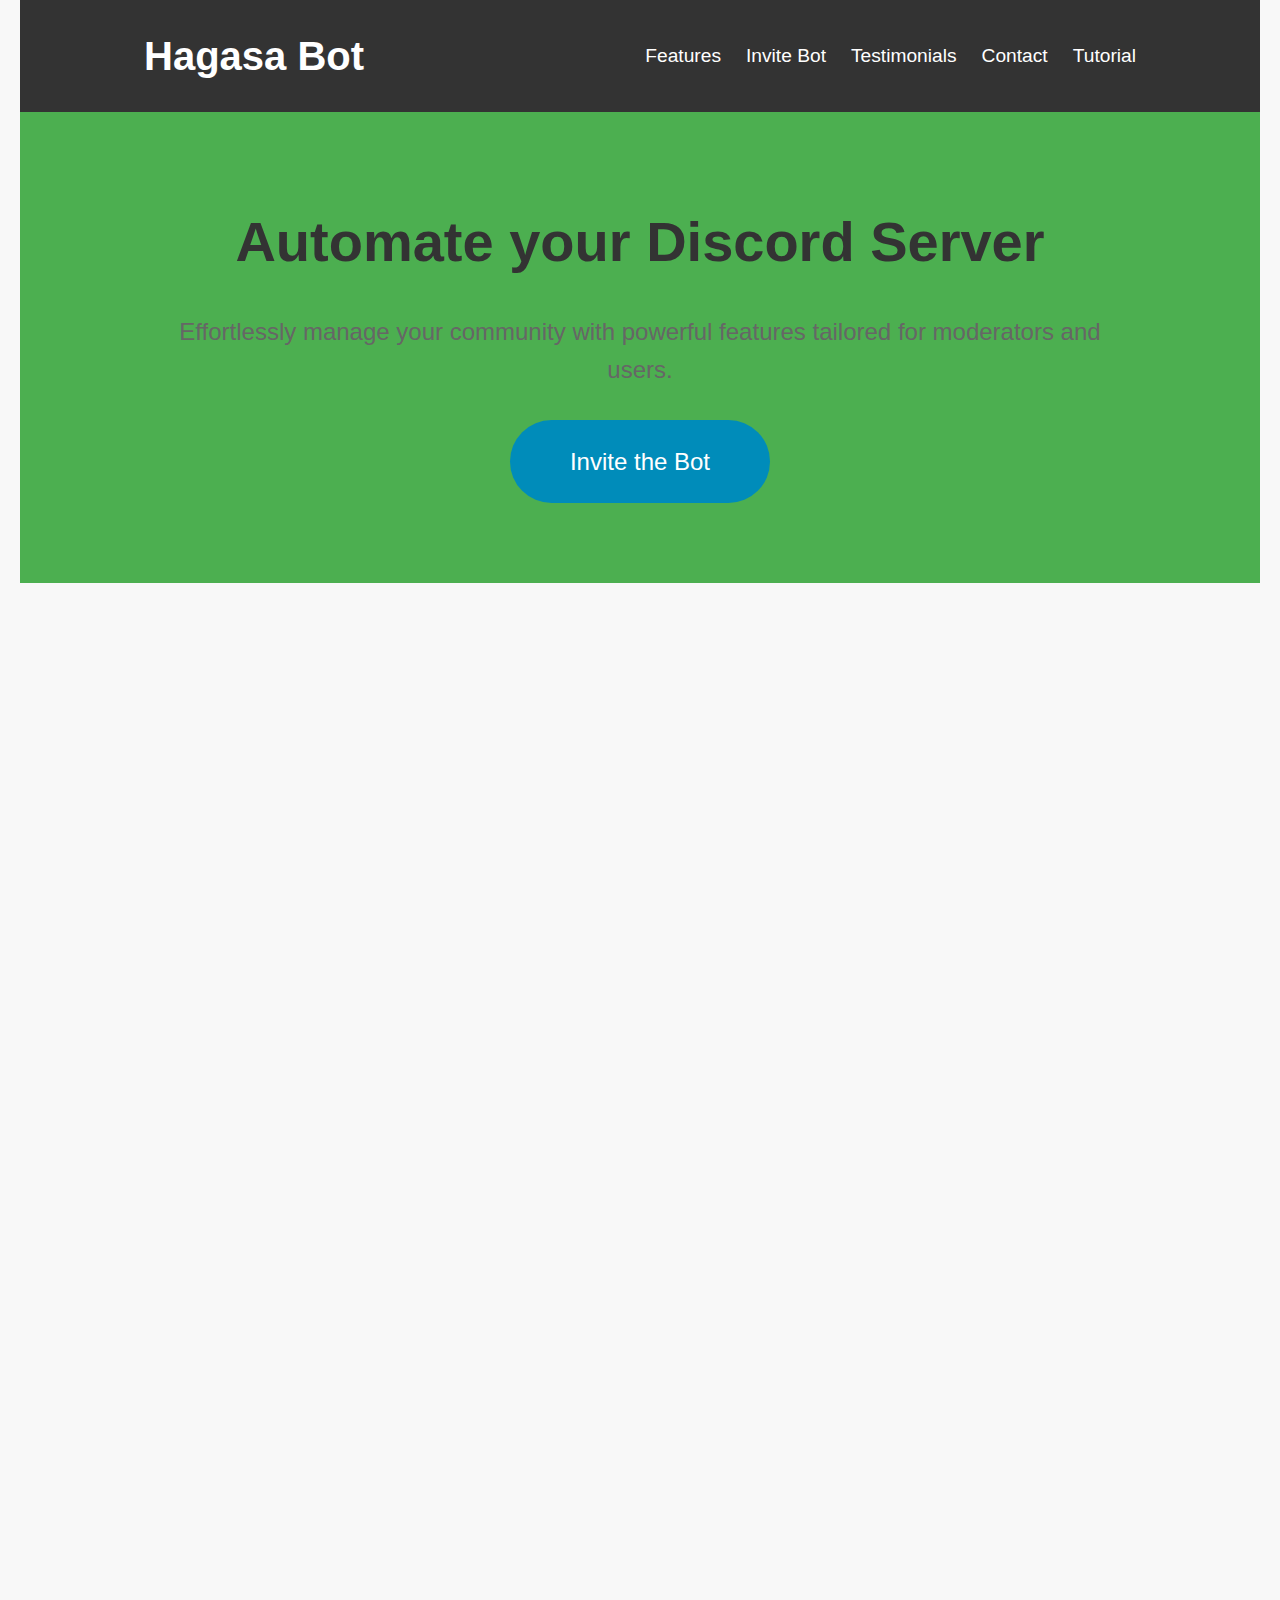
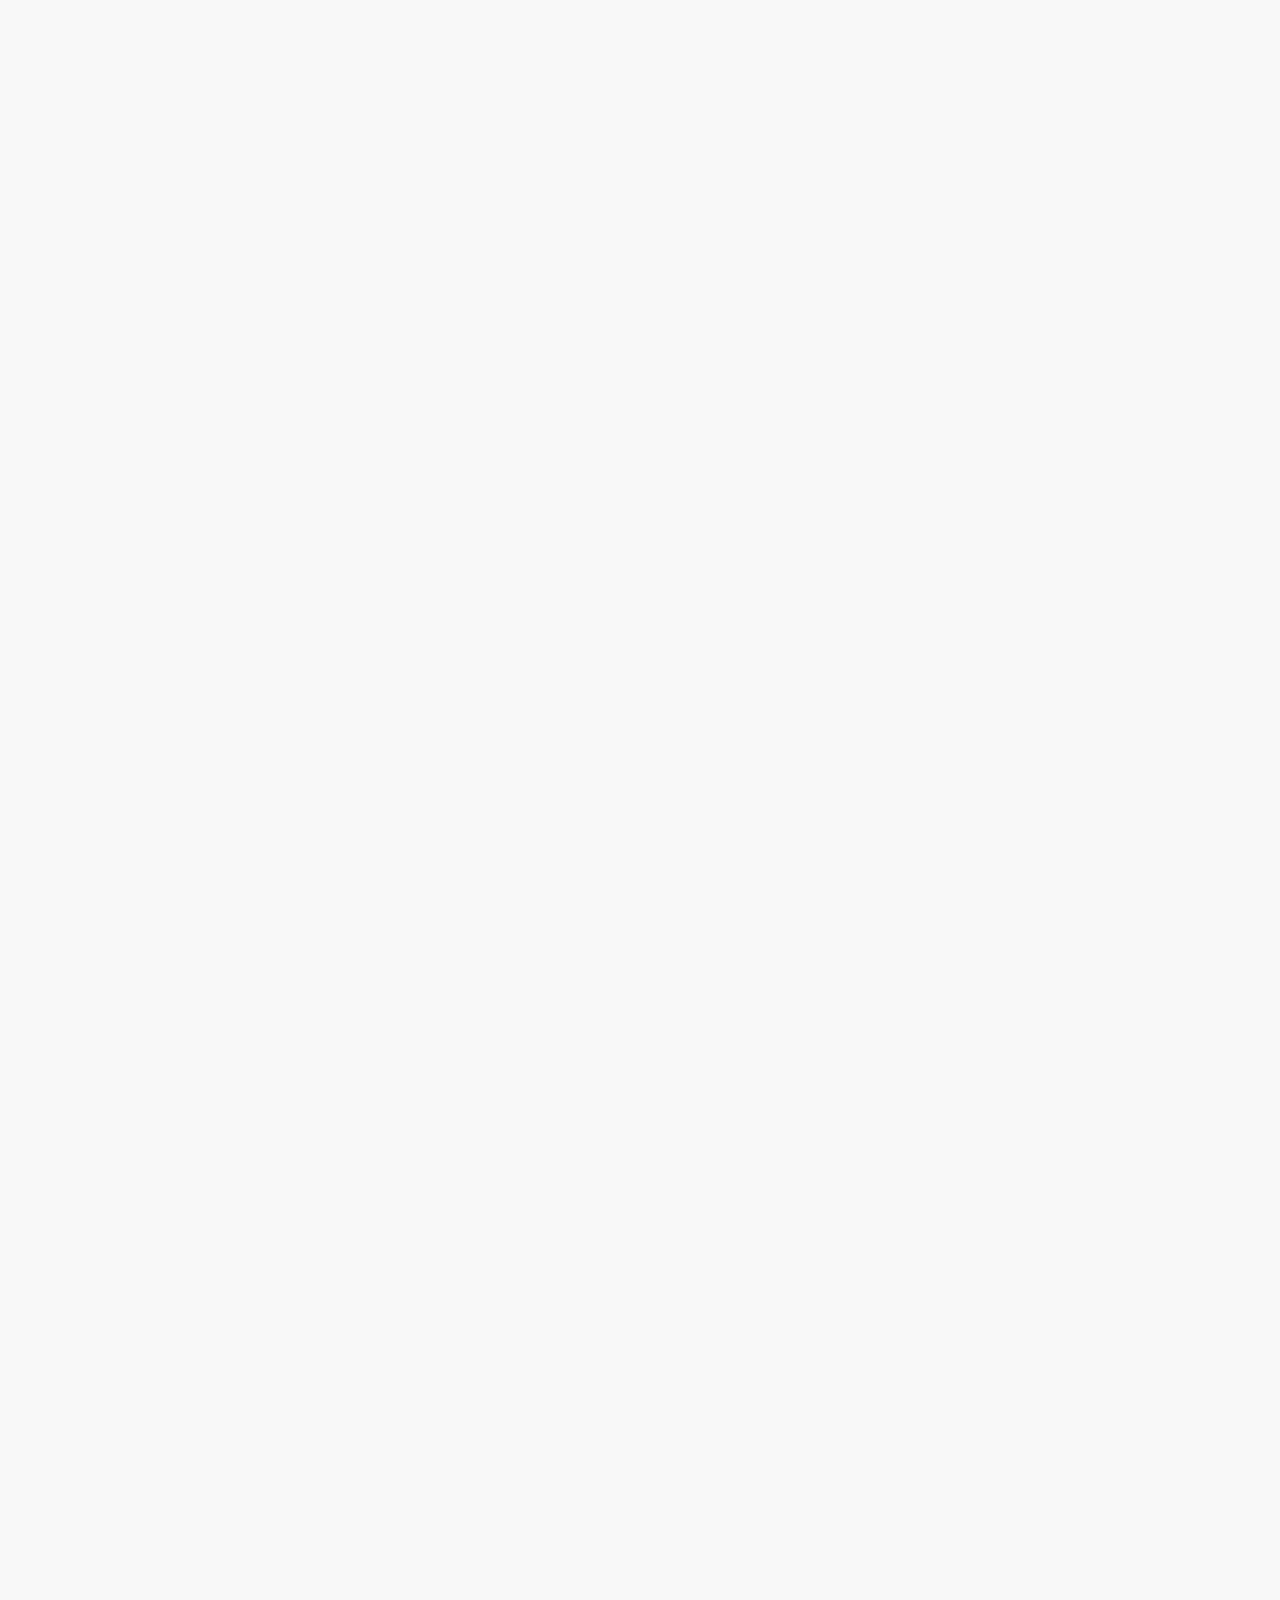
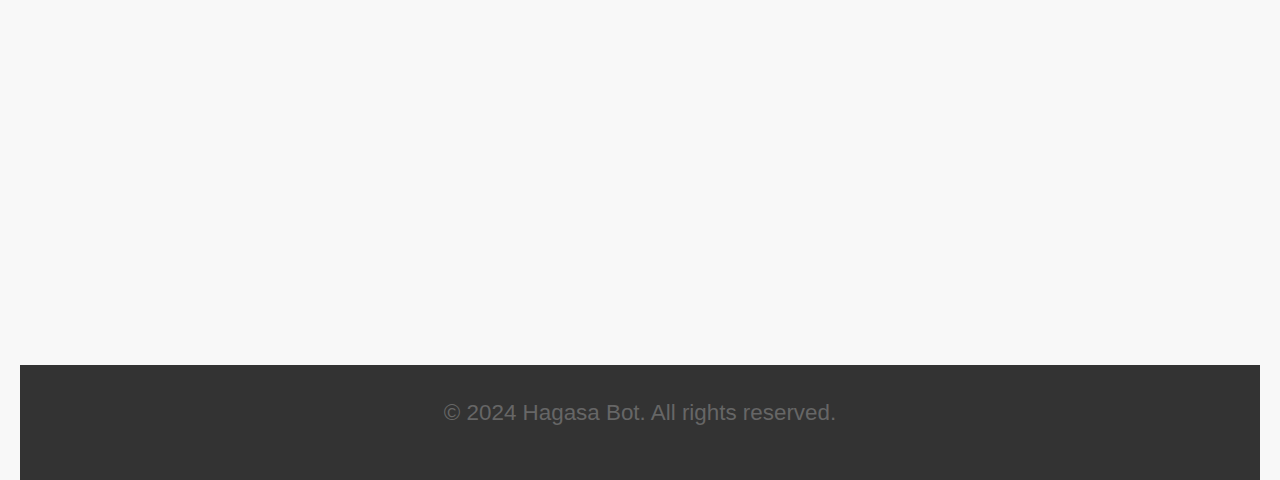
<file: Index.html>
<!DOCTYPE html>
<html lang="en">
<head>
    <meta charset="UTF-8">
    <meta name="viewport" content="width=device-width, initial-scale=1.0">
    <title>Hagasa Bot</title>
    <link rel="stylesheet" href="style.css">
</head>
<body>
    <!-- Navigation Bar -->
    <nav>
        <div class="container">
            <h1>Hagasa Bot</h1>
            <ul>
                <li><a href="#features">Features</a></li>
                <li><a href="#invite">Invite Bot</a></li>
                <li><a href="#testimonials">Testimonials</a></li>
                <li><a href="#contact">Contact</a></li>
                <li><a href="tutorial-join-server.html">Tutorial</a></li>
            </ul>
        </div>
    </nav>

    <!-- Header Section -->
    <header>
        <div class="container">
            <h2>Automate your Discord Server</h2>
            <p>Effortlessly manage your community with powerful features tailored for moderators and users.</p>
            <a href="#invite" class="btn-primary">Invite the Bot</a>
        </div>
    </header>

    <!-- Features Section -->
    <section id="features" class="section">
        <div class="container">
            <h2>Key Features</h2>
            <div class="feature-grid">
                <div class="feature">
                    <h3>Receipt Verification</h3>
                    <p>Automate the verification process by allowing users to submit membership receipts directly in Discord.</p>
                </div>
                <div class="feature">
                    <h3>Expiration Reminders</h3>
                    <p>Automatically notify users when their receipt expiration date approaches.</p>
                </div>
                <div class="feature">
                    <h3>Log Channel Updates</h3>
                    <p>All actions are logged in a dedicated channel, keeping your moderation organized and efficient.</p>
                </div>
                <div class="feature">
                    <h3>Status Commands</h3>
                    <p>Quickly check pending and expired receipts with a single command for seamless management.</p>
                </div>
            </div>
        </div>
    </section>

    <!-- Invite Section -->
    <section id="invite" class="section">
        <div class="container">
            <h2>Invite the Bot</h2>
            <p>Click below to add the bot to your Discord server and experience all these features firsthand!</p>
            <!-- Replace 'YOUR_BOT_INVITE_URL' with your actual bot invite URL -->
            <a href="YOUR_BOT_INVITE_URL" class="btn-primary" target="_blank">Invite to Server</a>
            <p>Click below to learn how to join the server, link your YouTube membership, and receive your exclusive member role!</p>
            <a href="tutorial-join-server.html" class="btn-primary">Learn How to Join</a>
        </div>
    </section>

    <!-- Testimonials Section -->
    <section id="testimonials" class="section">
        <div class="container">
            <h2>What Users Are Saying</h2>
            <div class="testimonial-grid">
                <div class="testimonial">
                    <p>"The bot has streamlined our server moderation like never before. A must-have for any active community!"</p>
                    <h4>- Server Admin</h4>
                </div>
                <div class="testimonial">
                    <p>"Automated receipt verification has saved us hours each week. Highly recommend it!"</p>
                    <h4>- Community Manager</h4>
                </div>
            </div>
        </div>
    </section>

    <!-- Contact Section -->
    <section id="contact" class="section">
    <div class="container">
        <h2>Contact Us</h2>
        <p>If you have questions or need support, reach out to us through the links below.</p>
        <div class="contact-options">
            <a href="https://discord.gg/8cMDEfWa8M" class="btn-primary">Join Support Server</a>
            <a href="mailto:support@example.com" class="btn-secondary">Email Support</a>
        </div>
    </div>
</section>

    <!-- Footer -->
    <footer>
        <p>&copy; 2024 Hagasa Bot. All rights reserved.</p>
    </footer>
</body>
</html>
</file>
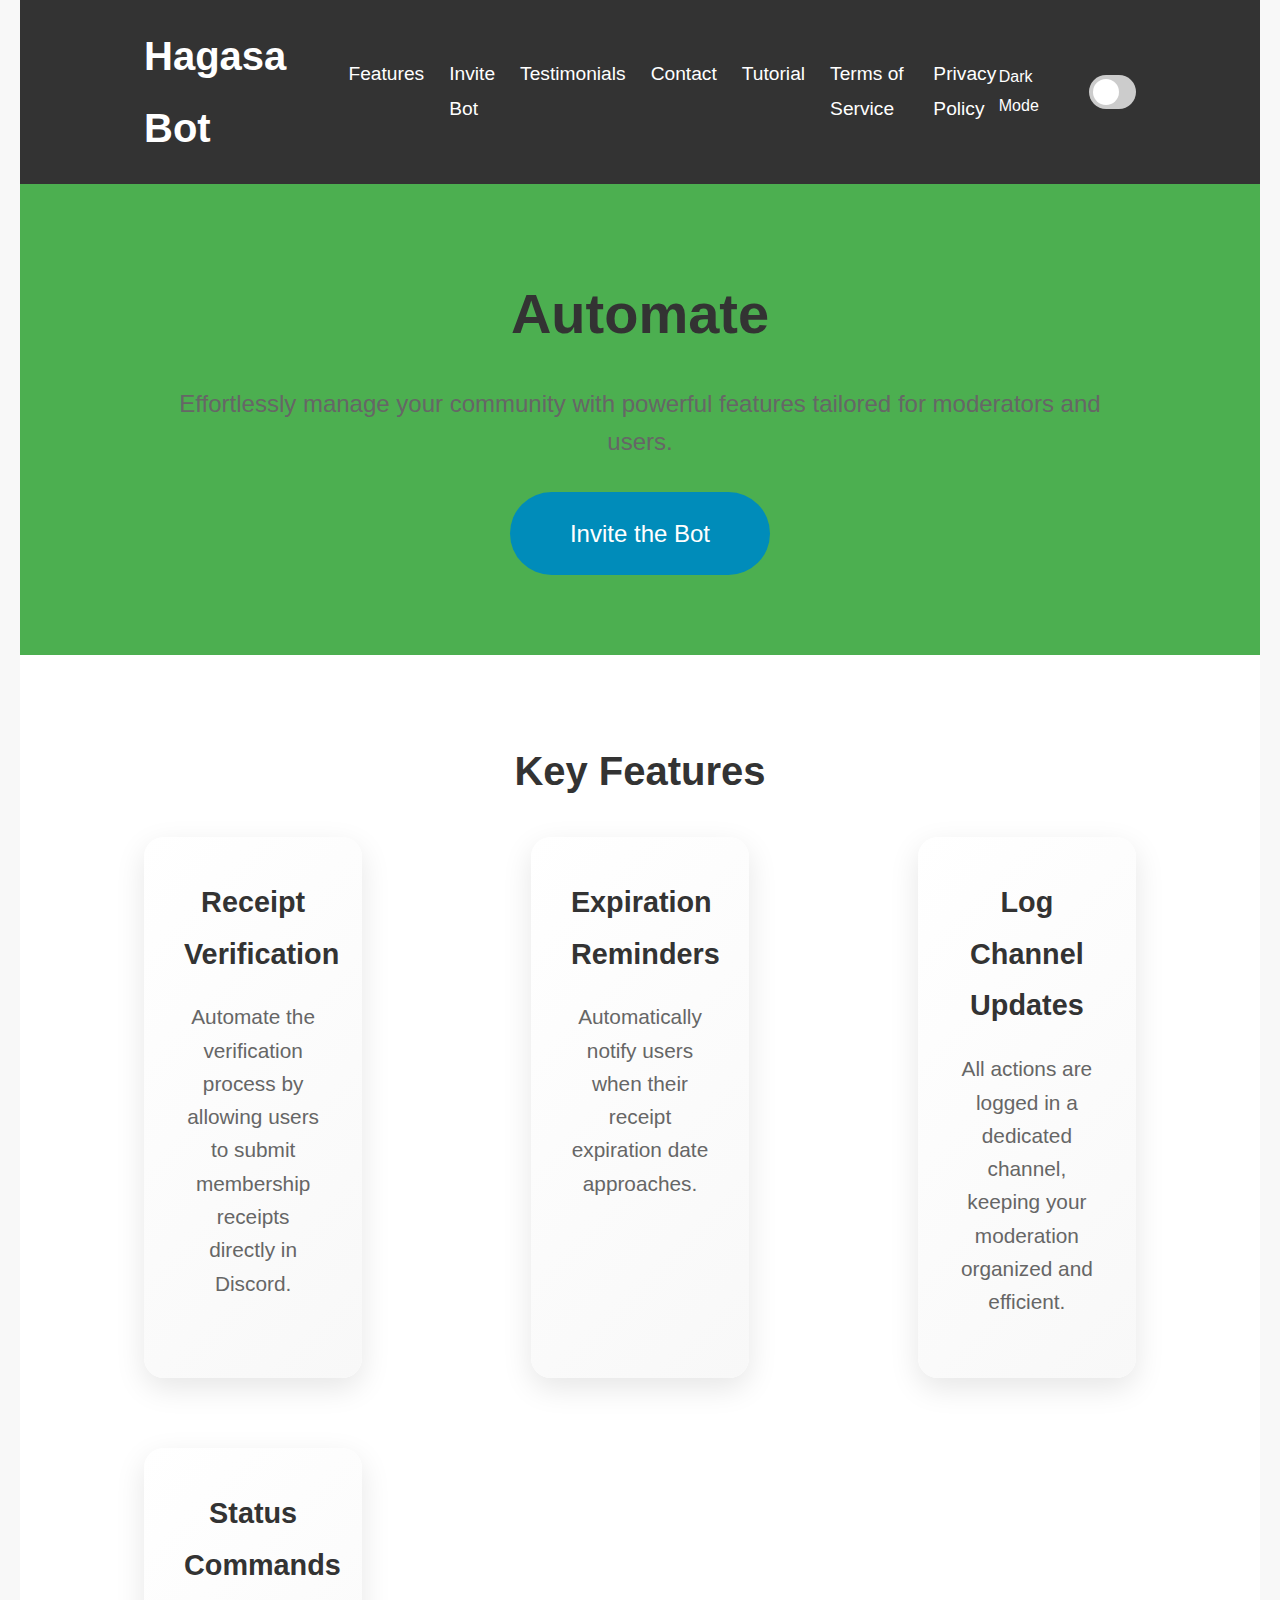
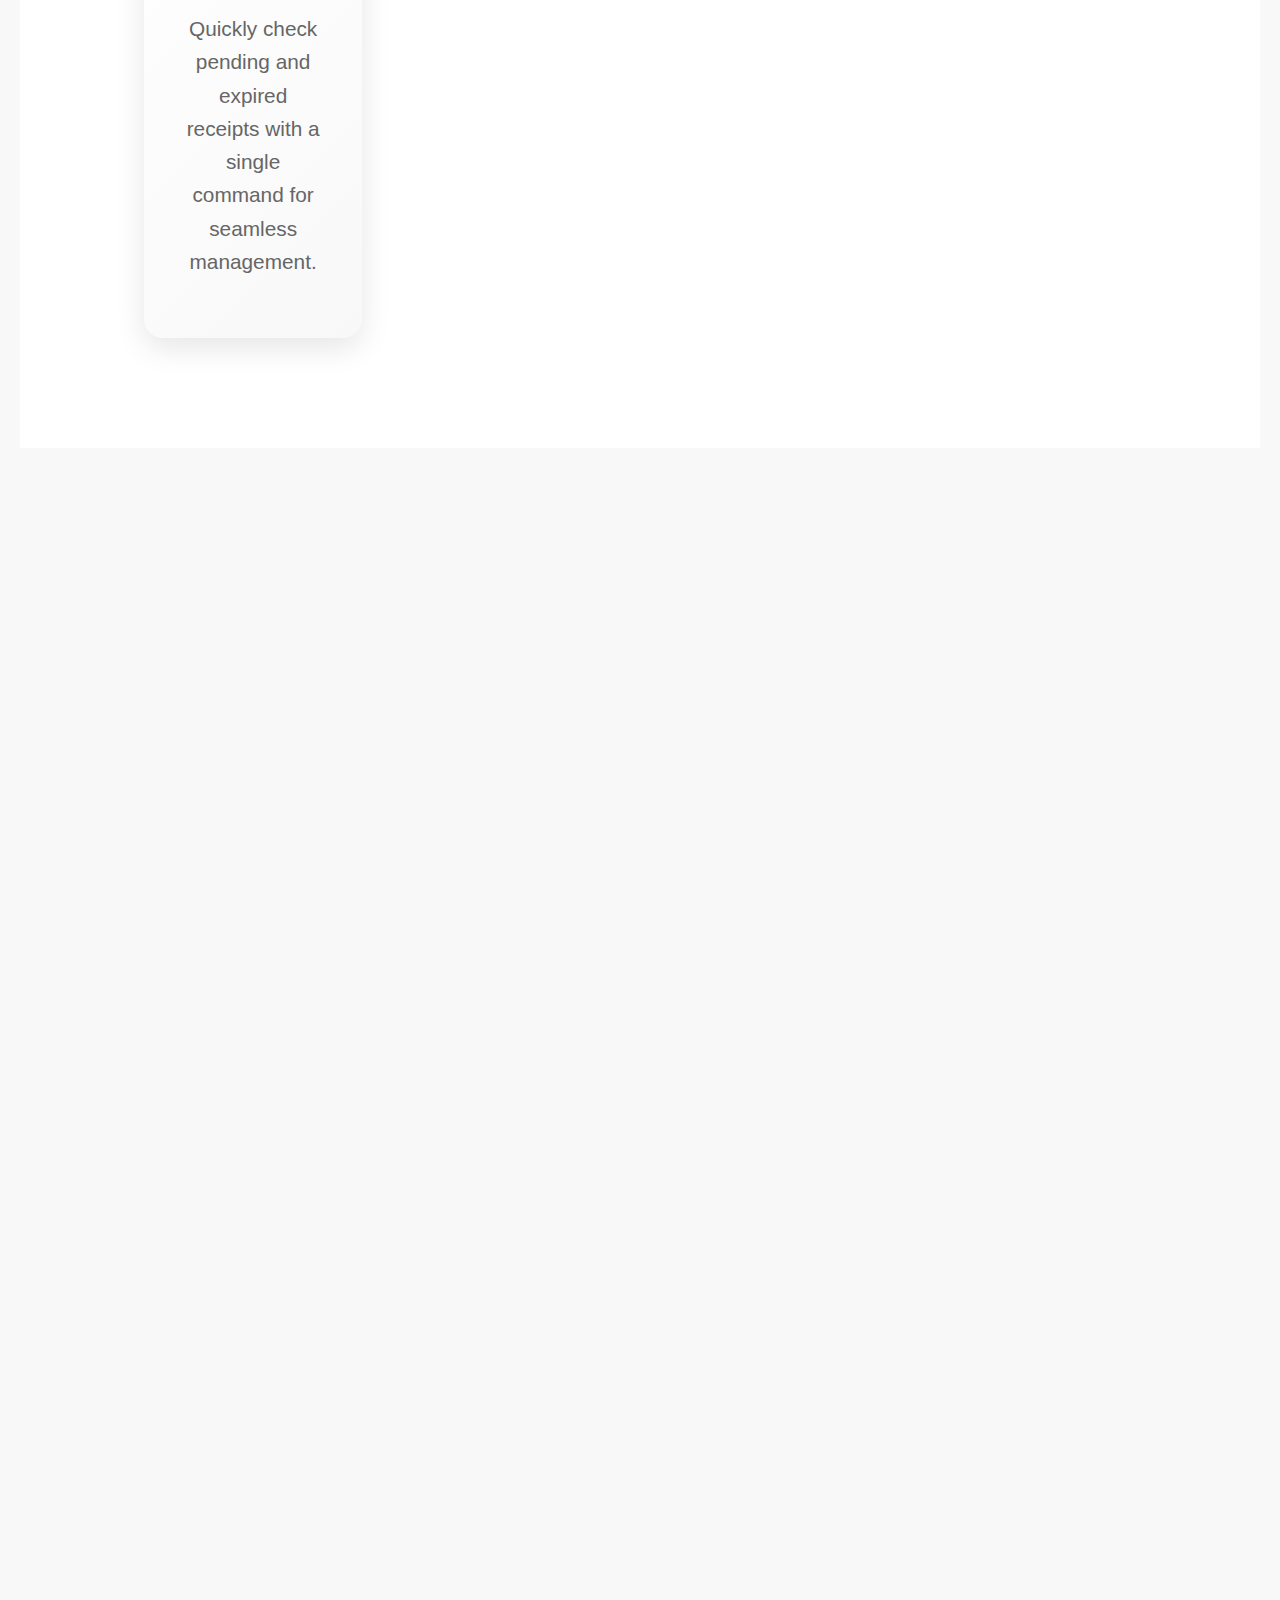
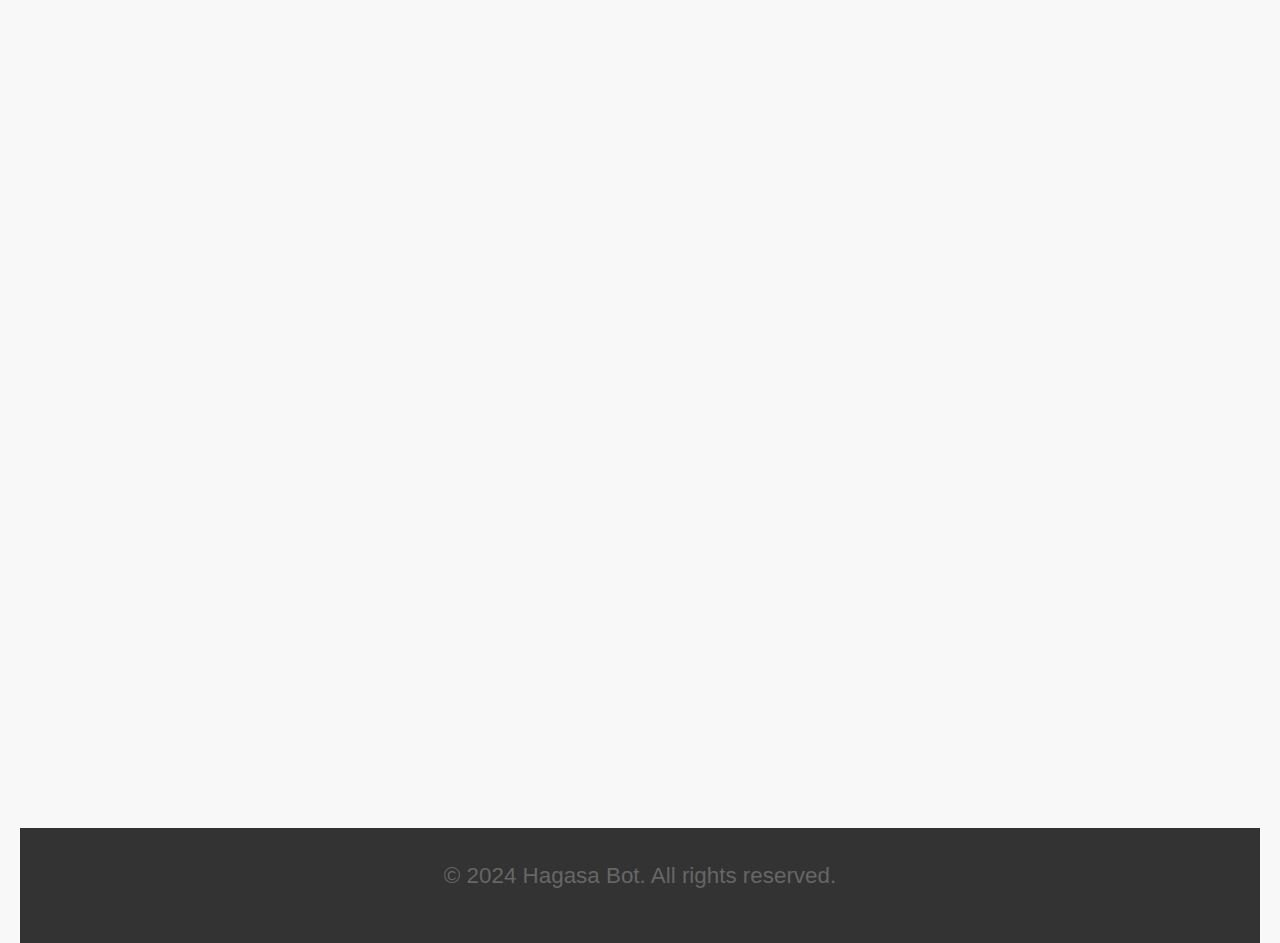
<file: index.html>
<!DOCTYPE html>
<html lang="en">
<head>
    <meta charset="UTF-8">
    <meta name="viewport" content="width=device-width, initial-scale=1.0">
    <meta name="color-scheme" content="light dark">
    <title>Hagasa Bot</title>
    <link rel="stylesheet" href="style.css">
</head>
<body>
    <script src="script.js"></script>
    <nav>
        <div class="container">
            <h1>Hagasa Bot</h1>
            <a href="#menu" class="menu-toggle-label">&#9776;</a>

            <ul id="menu">
                <li><a href="#features">Features</a></li>
                <li><a href="#invite">Invite Bot</a></li>
                <li><a href="#testimonials">Testimonials</a></li>
                <li><a href="#contact">Contact</a></li>
                <li><a href="#Tutorial">Tutorial</a></li>
                <li><a href="Terms-of-Service.html">Terms of Service</a></li>
                <li><a href="Privacy-Policy.html">Privacy Policy</a></li>
            </ul>
        </div>
    </nav>
    
    <header>
        <div class="container">
            <h2>Automate your Discord Server</h2>
            <p>Effortlessly manage your community with powerful features tailored for moderators and users.</p>
            <a href="#invite" class="btn-primary">Invite the Bot</a>
        </div>
    </header>

    <section id="features" class="section">
        <div class="container">
            <h2>Key Features</h2>
            <div class="feature-grid">
                <div class="feature">
                    <h3>Receipt Verification</h3>
                    <p>Automate the verification process by allowing users to submit membership receipts directly in Discord.</p>
                </div>
                <div class="feature">
                    <h3>Expiration Reminders</h3>
                    <p>Automatically notify users when their receipt expiration date approaches.</p>
                </div>
                <div class="feature">
                    <h3>Log Channel Updates</h3>
                    <p>All actions are logged in a dedicated channel, keeping your moderation organized and efficient.</p>
                </div>
                <div class="feature">
                    <h3>Status Commands</h3>
                    <p>Quickly check pending and expired receipts with a single command for seamless management.</p>
                </div>
            </div>
        </div>
    </section>

    <section id="invite" class="section">
        <div class="container">
            <h2>Invite the Bot</h2>
            <p>Click below to add the bot to your Discord server and experience all these features firsthand!</p>
            <a href="blank" class="btn-primary" target="_blank">Invite to Server</a>
        </div>
    </section>

    <section id="Tutorial" class="section">
        <div class="container">
            <h2>How to Use The Bot</h2>
            <p>Click below to Learn how to use this bot</p>
            <a href="How-to-use.html" class="btn-primary" target="_self">User</a>
            <a href="mod.html" class="btn-primary" target="_self">Mods</a>
            <p>Click below to learn how to join the server, link your YouTube membership, and receive your exclusive member role!</p>
            <a href="tutorial-join-server.html" class="btn-primary">Learn How to Join</a>
        </div>
    </section>

    <section id="testimonials" class="section">
        <div class="container">
            <h2>What Users Are Saying</h2>
            <div class="testimonial-grid">
                <div class="testimonial">
                    <p>"The bot has streamlined our server moderation like never before. A must-have for any active community!"</p>
                    <h4>- Server Admin</h4>
                </div>
                <div class="testimonial">
                    <p>"Automated receipt verification has saved us hours each week. Highly recommend it!"</p>
                    <h4>- Community Manager</h4>
                </div>
            </div>
        </div>
    </section>

    <section id="contact" class="section">
        <div class="container">
            <h2>Contact Us</h2>
            <p>If you have questions or need support, reach out to us through the links below.</p>
            <div class="contact-options">
                <a href="https://discord.gg/8cMDEfWa8M" class="btn-primary">Join Support Server</a>
                <a href="feedback.html" class="btn-primary">Submit Feedback</a>
            </div>
        </div>
    </section>

    <footer>
        <p>&copy; 2024 Hagasa Bot. All rights reserved.</p>
    </footer>
</body>
</html>
</file>
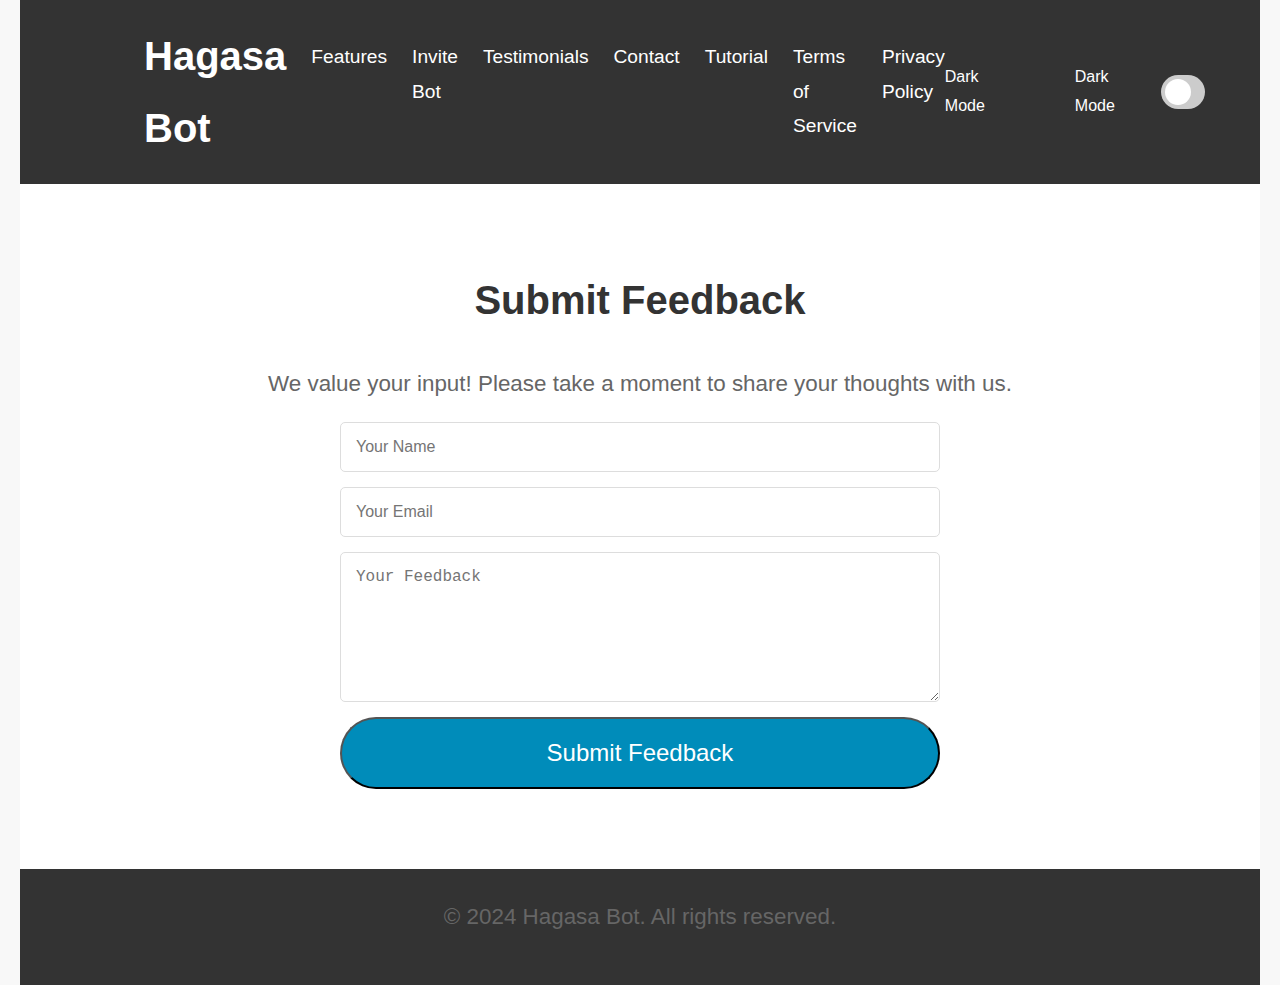
<file: feedback.html>
<!DOCTYPE html>
<html lang="en">
<head>
    <meta charset="UTF-8">
    <meta name="viewport" content="width=device-width, initial-scale=1.0">
    <title>Submit Feedback - Hagasa Bot</title>
    <link rel="stylesheet" href="style.css">
</head>
<body>
    <script src="script.js"></script>
    <nav>
        <div class="container">
            <h1>Hagasa Bot</h1>
            <input type="checkbox" id="menu-toggle" class="menu-toggle-checkbox">
            <label for="menu-toggle" class="menu-toggle-label">&#9776;</label>
        
            <ul id="menu">
                <li><a href="index.html#features">Features</a></li>
                <li><a href="index.html#invite">Invite Bot</a></li>
                <li><a href="index.html#testimonials">Testimonials</a></li>
                <li><a href="index.html#contact">Contact</a></li>
                <li><a href="index.html#Tutorial">Tutorial</a></li>
                <li><a href="Terms-of-Service.html">Terms of Service</a></li>
                <li><a href="Privacy-Policy.html">Privacy Policy</a></li>
            </ul>
            
            <div class="dark-mode-container">
                <span class="dark-mode-label">Dark Mode</span>
                <label class="dark-mode-toggle" for="dark-mode-switch"></label>
                <input type="checkbox" id="dark-mode-switch" class="menu-toggle-checkbox">
            </div>
        </div>
    </nav>
    
    <section class="section">
        <div class="container">
            <h2>Submit Feedback</h2>
            <p>We value your input! Please take a moment to share your thoughts with us.</p>
            <form action="submit_feedback.php" method="POST" class="feedback-form">
                <input type="text" name="name" placeholder="Your Name" required>
                <input type="email" name="email" placeholder="Your Email" required>
                <textarea name="message" placeholder="Your Feedback" required></textarea>
                <button type="submit" class="btn-primary">Submit Feedback</button>
            </form>
        </div>
    </section>

    <footer>
        <p>&copy; 2024 Hagasa Bot. All rights reserved.</p>
    </footer>
</body>
</html>
</file>
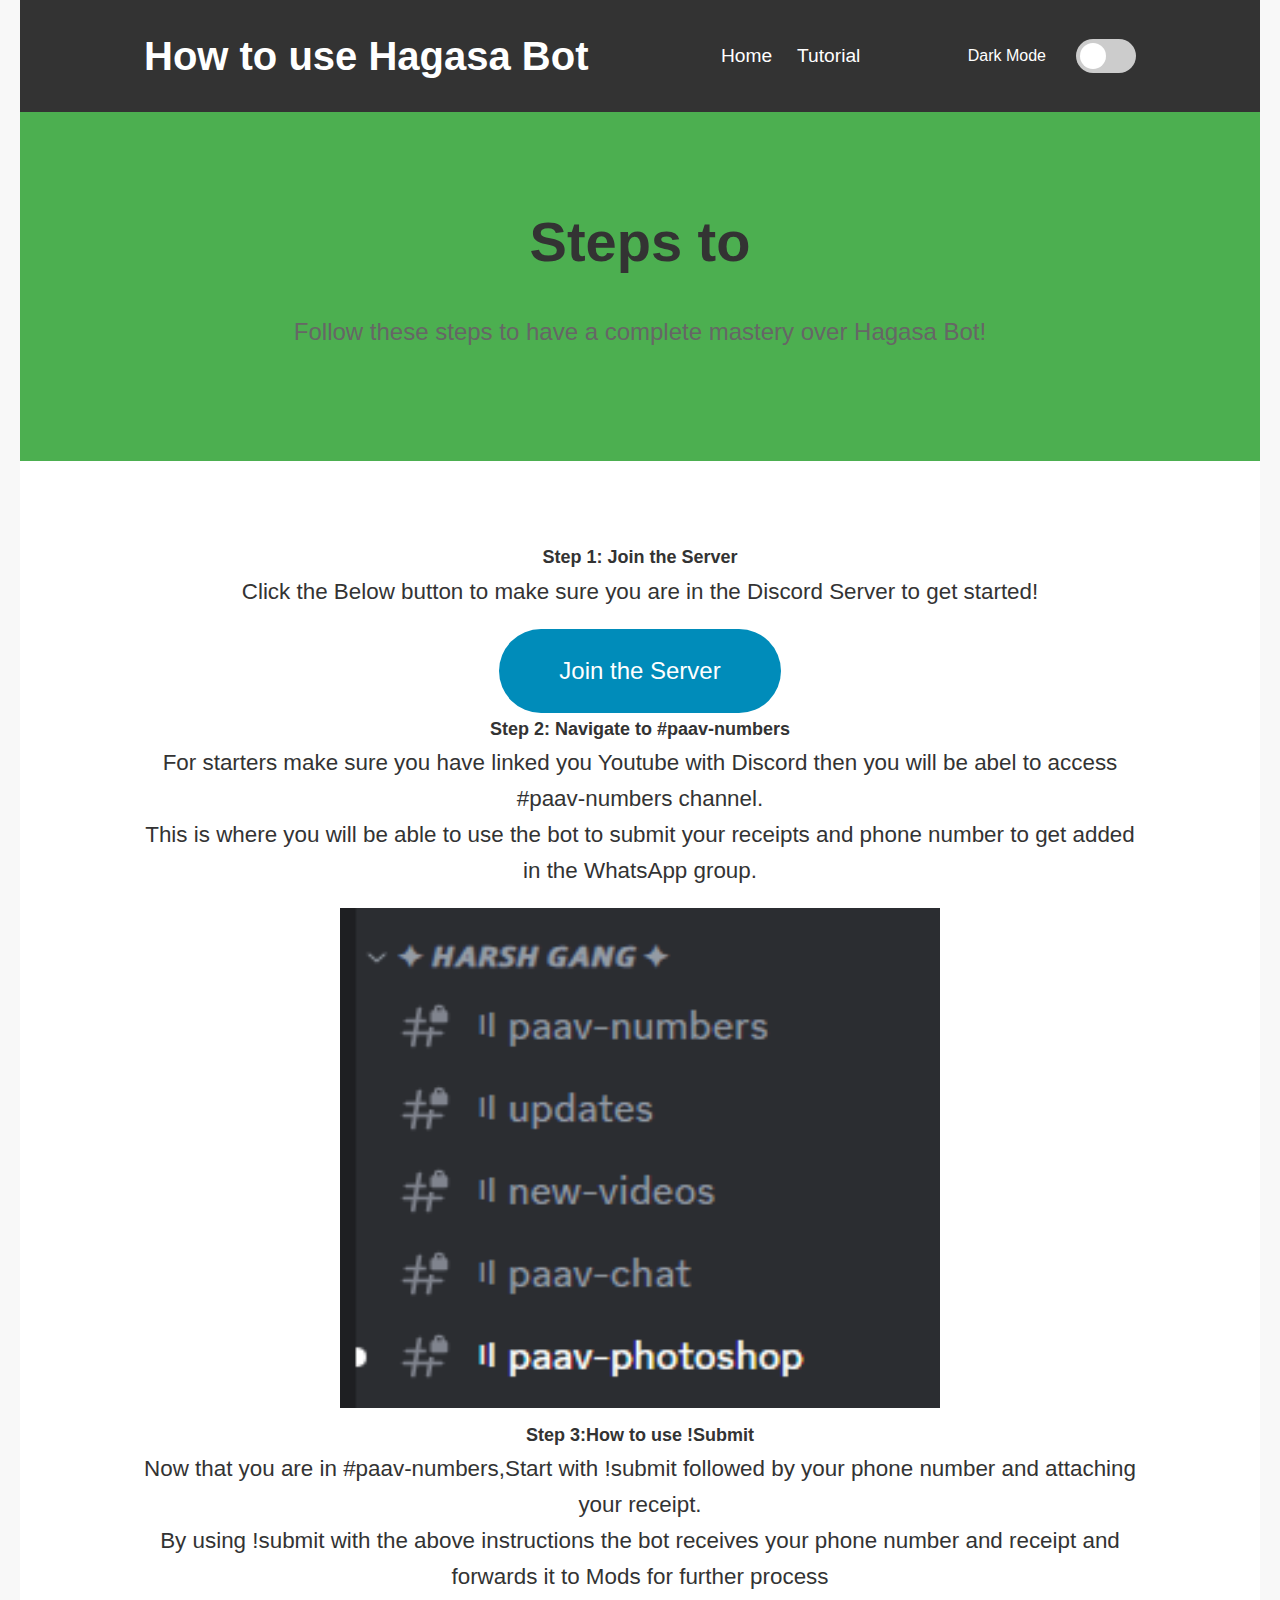
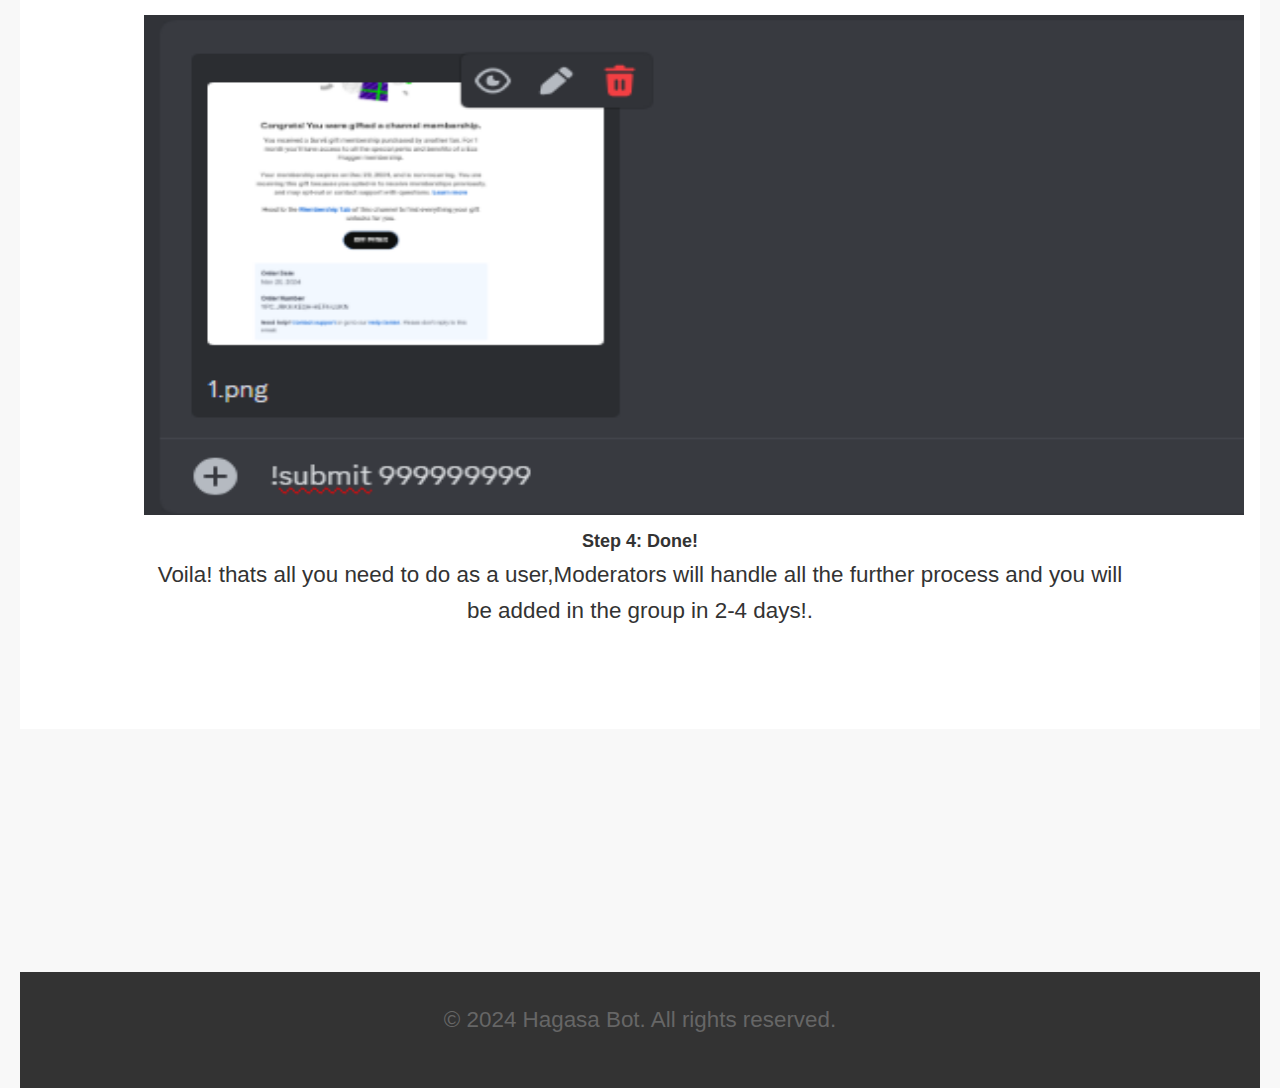
<file: How-to-use.html>
<!DOCTYPE html>
<html lang="en">
<head>
    <meta charset="UTF-8">
    <meta name="viewport" content="width=device-width, initial-scale=1.0">
    <title>How to Use Hagasa Bot</title>
    <link rel="stylesheet" href="style.css">
</head>
<body>
    <script src="script.js"></script>
    <nav>
        <div class="container">
            <h1>How to use Hagasa Bot</h1>
            <ul>
                <li><a href="index.html">Home</a></li>
                <li><a href="#tutorial">Tutorial</a></li>
            </ul>
        </div>
    </nav>

    <header>
        <div class="container">
            <h2>Steps to use Hagasa Bot so you dont run into errors</h2>
            <p>Follow these steps to have a complete mastery over Hagasa Bot!</p>
        </div>
    </header>

    <section id="tutorial" class="section">
        <div class="container">
            <div class="tutorial-steps">
                <div class="step">
                    <h4>Step 1: Join the Server</h4>
                    <p>Click the Below button to make sure you are in the Discord Server to get started!</p>
                    <a href="https://discord.gg/8cMDEfWa8M" class="btn-primary" target="_blank">Join the Server</a>
                </div>
                <div class="step">
                    <h4>Step 2: Navigate to #paav-numbers </h4>
                    <p>For starters make sure you have linked you Youtube with Discord then you will be abel to access #paav-numbers channel.<br>
                        This is where you will be able to use the bot to submit your receipts and phone number to get added in the WhatsApp group.</p>
                    </p>
                    <img src=".\images\how1.png" alt="step1" width="600" height="500">
                </div>
                <div class="step">
                    <h4>Step 3:How to use !Submit</h4>
                    <p>Now that you are in #paav-numbers,Start with !submit followed by your phone number and attaching your receipt.<br>
                        By using !submit with the above instructions the bot receives your phone number and receipt and forwards it to Mods for further process</p>

                    <img src=".\images\how2.png" alt="step2" width="1100" height="500">
                </div>
                <div class="step">
                    <h4>Step 4: Done!</h4>
                    <p>Voila! thats all you need to do as a user,Moderators will handle all the further process and you will be added in the group in 2-4 days!.</p>
                </div>
            </div>
        </div>
    </section>

    <section class="section">
        <div class="container">
            <a href="index.html" class="btn-primary">Back to Home</a>
        </div>
    </section>

    <footer>
        <p>&copy; 2024 Hagasa Bot. All rights reserved.</p>
    </footer>
</body>
</html>
</file>
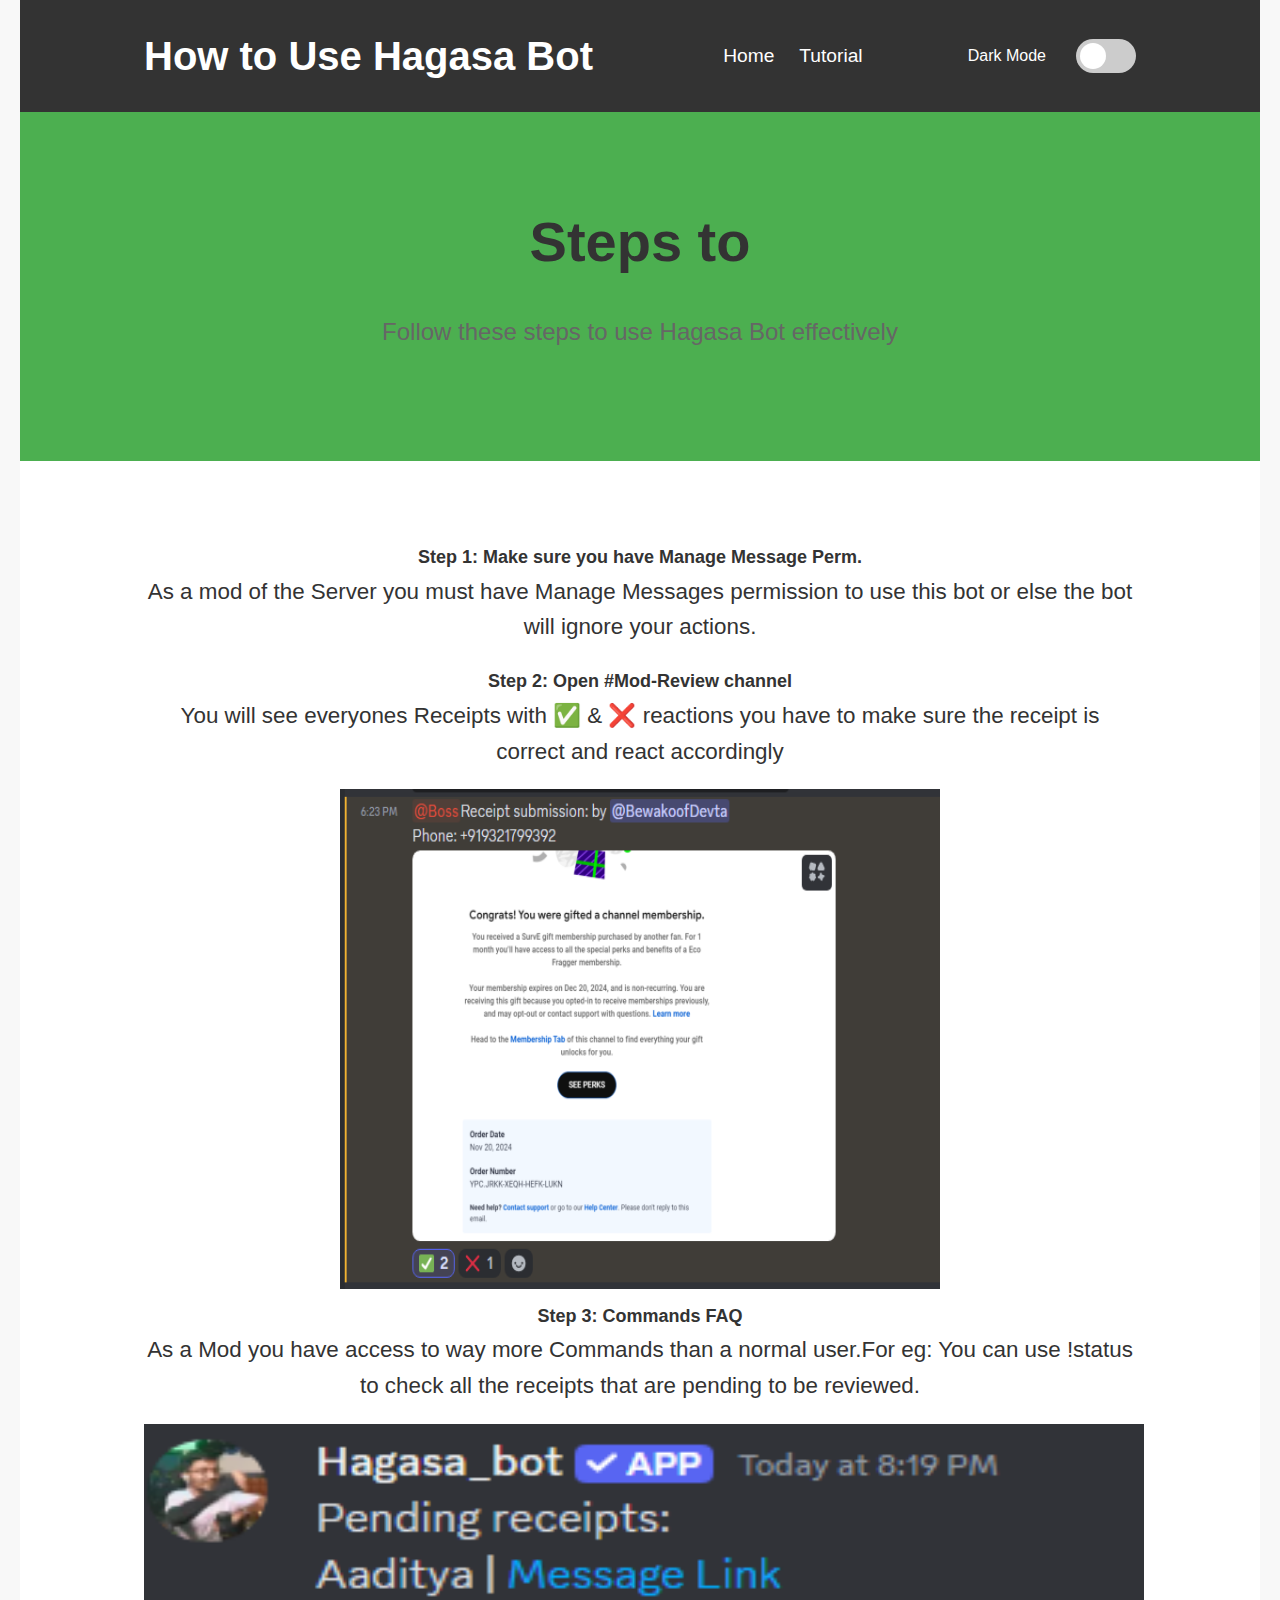
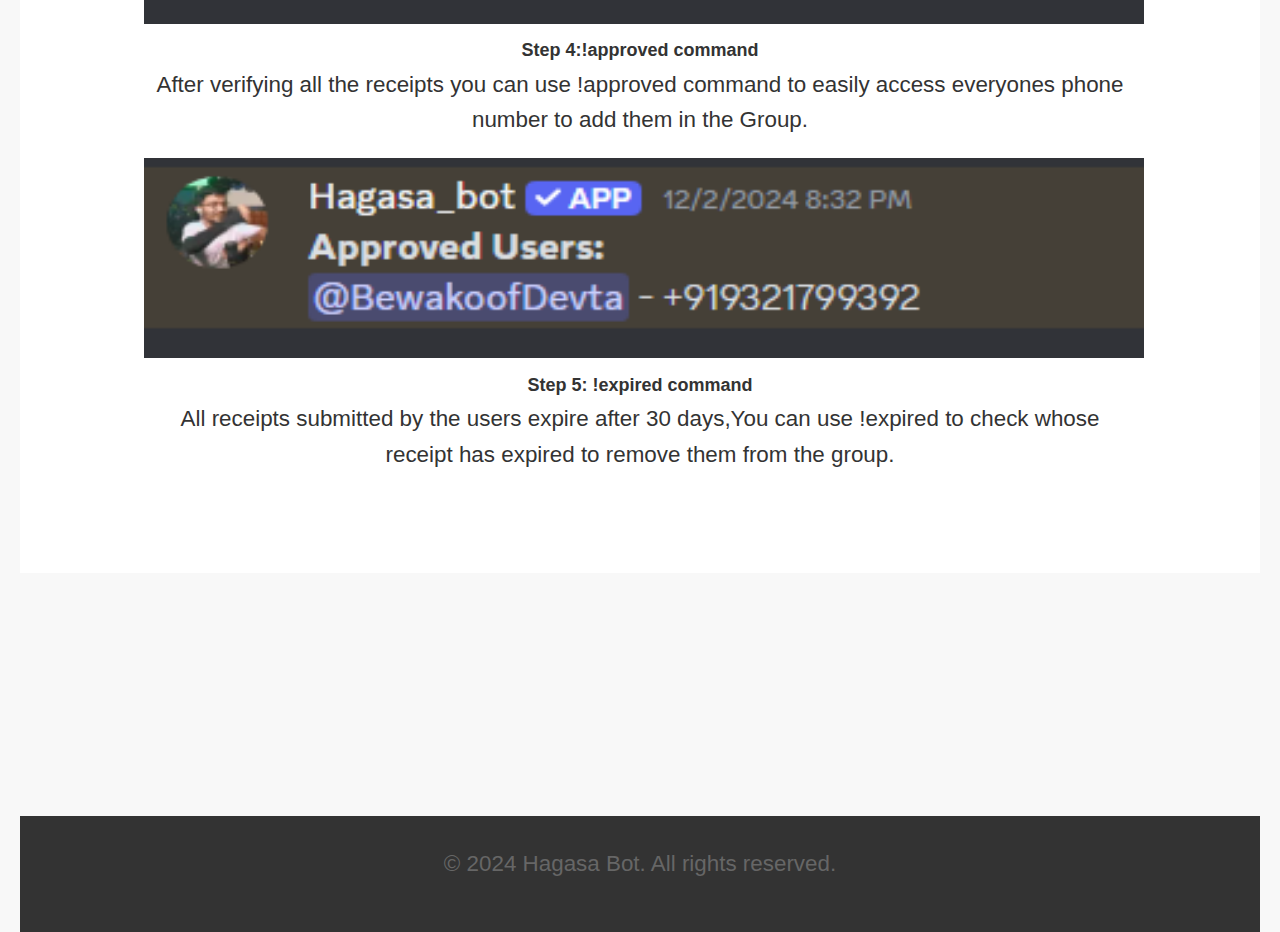
<file: mod.html>
<!DOCTYPE html>
<html lang="en">
<head>
    <meta charset="UTF-8">
    <meta name="viewport" content="width=device-width, initial-scale=1.0">
    <title>How to Use Hagasa Bot</title>
    <link rel="stylesheet" href="style.css">
</head>
<body>
    <script src="script.js"></script>
    <nav>
        <div class="container">
            <h1>How to Use Hagasa Bot</h1>
            <ul>
                <li><a href="index.html">Home</a></li>
                <li><a href="#tutorial">Tutorial</a></li>
            </ul>
        </div>
    </nav>
    
    <header>
        <div class="container">
            <h2>Steps to Use Hagasa Bot</h2>
            <p>Follow these steps to use Hagasa Bot effectively</p>
        </div>
    </header>

    <section id="tutorial" class="section">
        <div class="container">
            <div class="tutorial-steps">
                <div class="step">
                    <h4>Step 1: Make sure you have Manage Message Perm.</h4>
                    <p>As a mod of the Server you must have Manage Messages permission to use this bot or else the bot will ignore your actions.</p>
                </div>
                <div class="step">
                    <h4>Step 2: Open #Mod-Review channel </h4>
                    <p>You will see everyones Receipts with ✅ & ❌ reactions you have to make sure the receipt is correct and react accordingly</p>
                    <img src=".\images\mod1.png" alt="step1" width="600" height="500">
                </div>
                <div class="step">
                    <h4>Step 3: Commands FAQ</h4>
                    <p>As a Mod you have access to way more Commands than a normal user.For eg: You can use !status to check all the receipts that are pending to be reviewed.
                    </p>
                    <img src=".\images\mod3.png" alt="step2" width="1000" height="200">
                </div>
                <div class="step">
                    <h4>Step 4:!approved command </h4>
                    <p>After verifying all the receipts you can use !approved command to easily access everyones phone number to add them in the Group.</p>
                    <img src=".\images\mod2.png" alt="step2" width="1000" height="200">
                </div>
                <div class="step">
                    <h4>Step 5: !expired command </h4>
                    <p>All receipts submitted by the users expire after 30 days,You can use !expired to check whose receipt has expired to remove them from the group.</p>
                </div>
            </div>
        </div>
    </section>

    <section class="section">
        <div class="container">
            <a href="index.html" class="btn-primary">Back to Home</a>
        </div>
    </section>

    <footer>
        <p>&copy; 2024 Hagasa Bot. All rights reserved.</p>
    </footer>
</body>
</html>
</file>
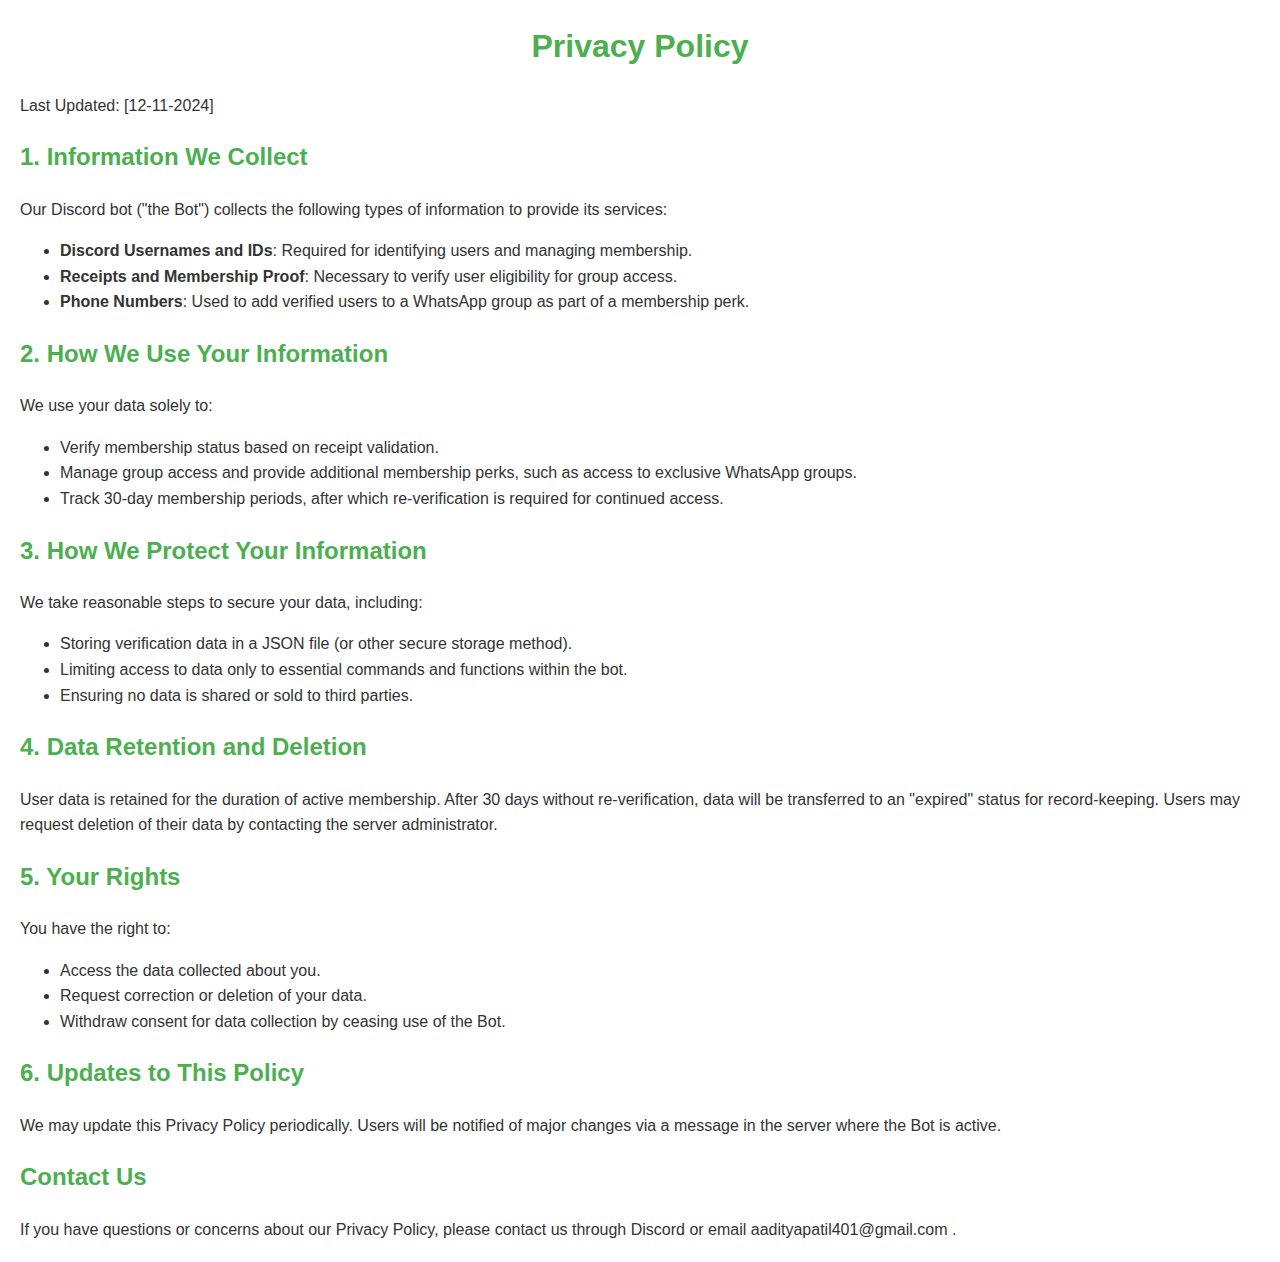
<file: Privacy Policy.html>
<!DOCTYPE html>
<html lang="en">
<head>
    <meta charset="UTF-8">
    <meta name="viewport" content="width=device-width, initial-scale=1.0">
    <title>Privacy Policy</title>
    <style>
        body {
            font-family: Arial, sans-serif;
            line-height: 1.6;
            margin: 20px;
            color: #333;
        }
        h1, h2 {
            color: #4CAF50;
        }
        h1 {
            text-align: center;
            margin-bottom: 20px;
        }
        h2 {
            margin-top: 20px;
        }
        p {
            margin: 10px 0;
        }
    </style>
</head>
<body>

    <h1>Privacy Policy</h1>
    <p>Last Updated: [12-11-2024]</p>

    <h2>1. Information We Collect</h2>
    <p>Our Discord bot ("the Bot") collects the following types of information to provide its services:</p>
    <ul>
        <li><strong>Discord Usernames and IDs</strong>: Required for identifying users and managing membership.</li>
        <li><strong>Receipts and Membership Proof</strong>: Necessary to verify user eligibility for group access.</li>
        <li><strong>Phone Numbers</strong>: Used to add verified users to a WhatsApp group as part of a membership perk.</li>
    </ul>

    <h2>2. How We Use Your Information</h2>
    <p>We use your data solely to:</p>
    <ul>
        <li>Verify membership status based on receipt validation.</li>
        <li>Manage group access and provide additional membership perks, such as access to exclusive WhatsApp groups.</li>
        <li>Track 30-day membership periods, after which re-verification is required for continued access.</li>
    </ul>

    <h2>3. How We Protect Your Information</h2>
    <p>We take reasonable steps to secure your data, including:</p>
    <ul>
        <li>Storing verification data in a JSON file (or other secure storage method).</li>
        <li>Limiting access to data only to essential commands and functions within the bot.</li>
        <li>Ensuring no data is shared or sold to third parties.</li>
    </ul>

    <h2>4. Data Retention and Deletion</h2>
    <p>User data is retained for the duration of active membership. After 30 days without re-verification, data will be transferred to an "expired" status for record-keeping. Users may request deletion of their data by contacting the server administrator.</p>

    <h2>5. Your Rights</h2>
    <p>You have the right to:</p>
    <ul>
        <li>Access the data collected about you.</li>
        <li>Request correction or deletion of your data.</li>
        <li>Withdraw consent for data collection by ceasing use of the Bot.</li>
    </ul>

    <h2>6. Updates to This Policy</h2>
    <p>We may update this Privacy Policy periodically. Users will be notified of major changes via a message in the server where the Bot is active.</p>

    <h2>Contact Us</h2>
    <p>If you have questions or concerns about our Privacy Policy, please contact us through Discord or email aadityapatil401@gmail.com .</p>

</body>
</html>
</file>
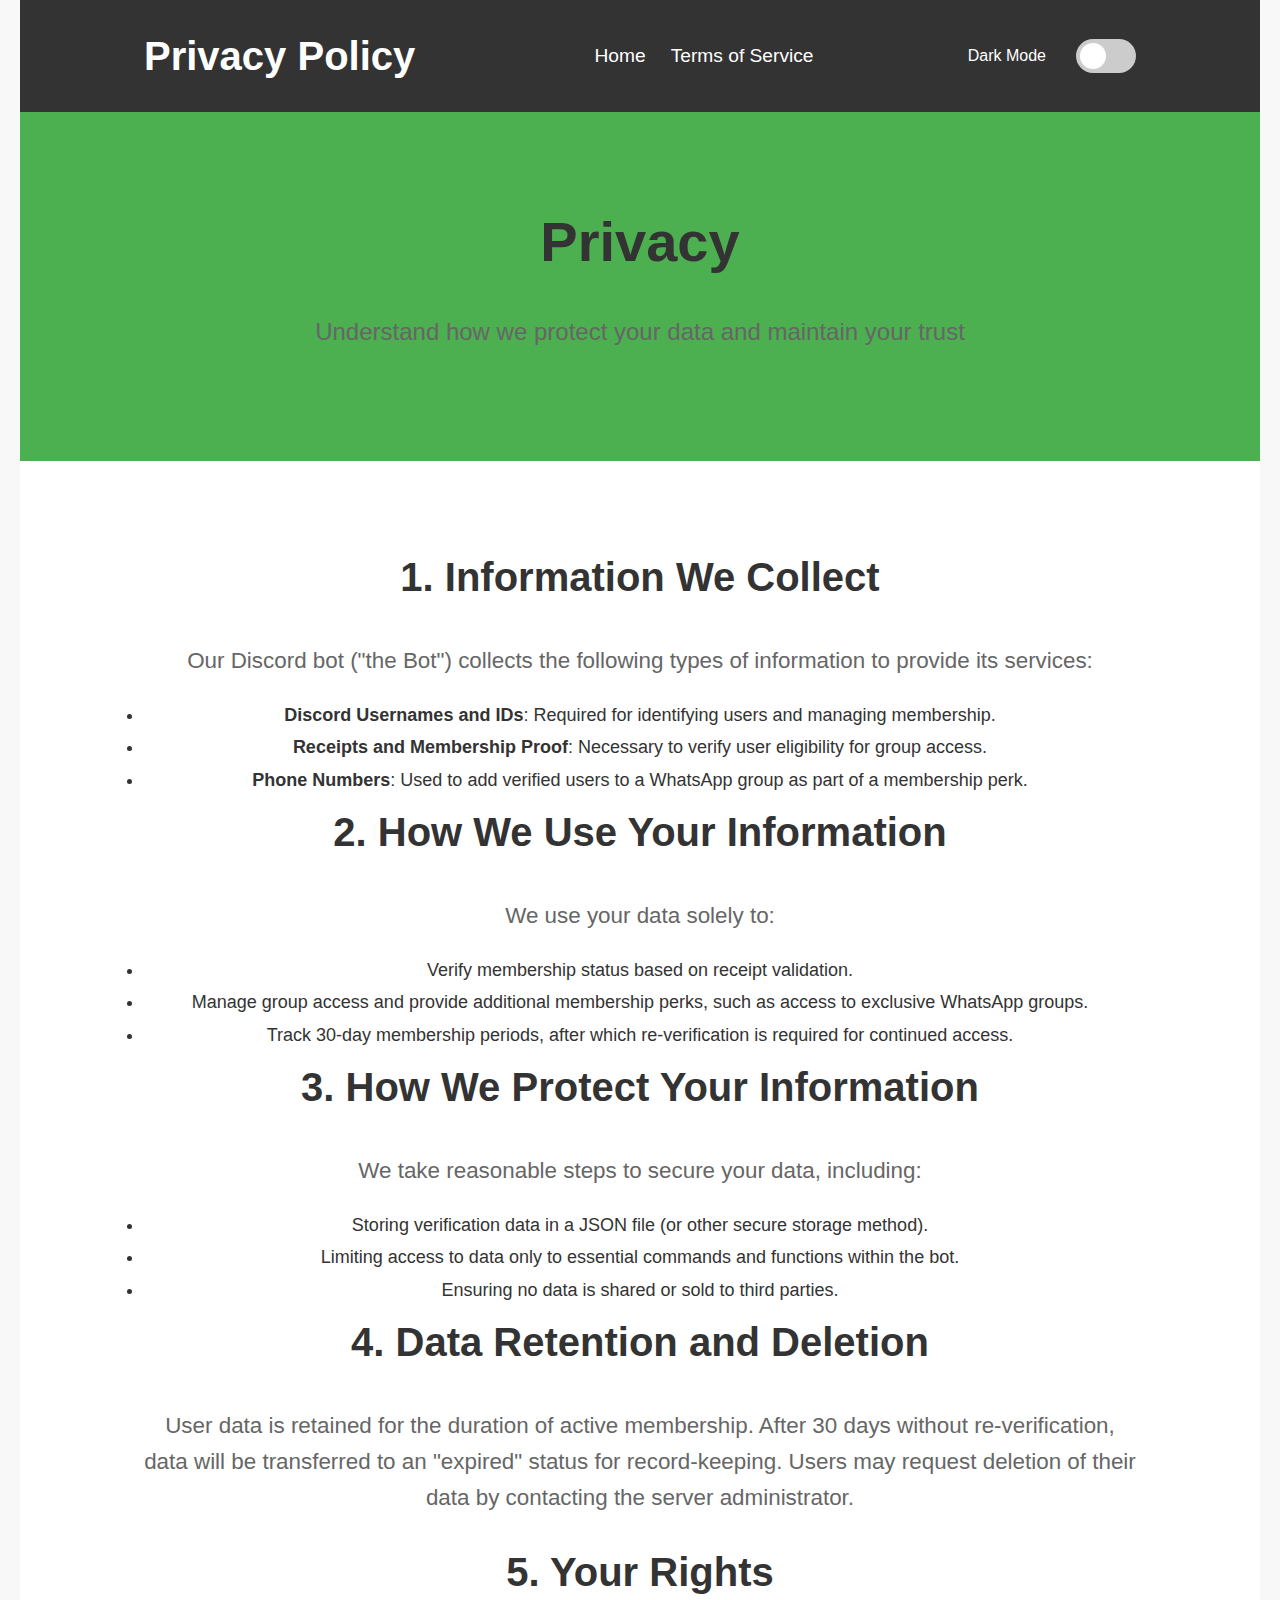
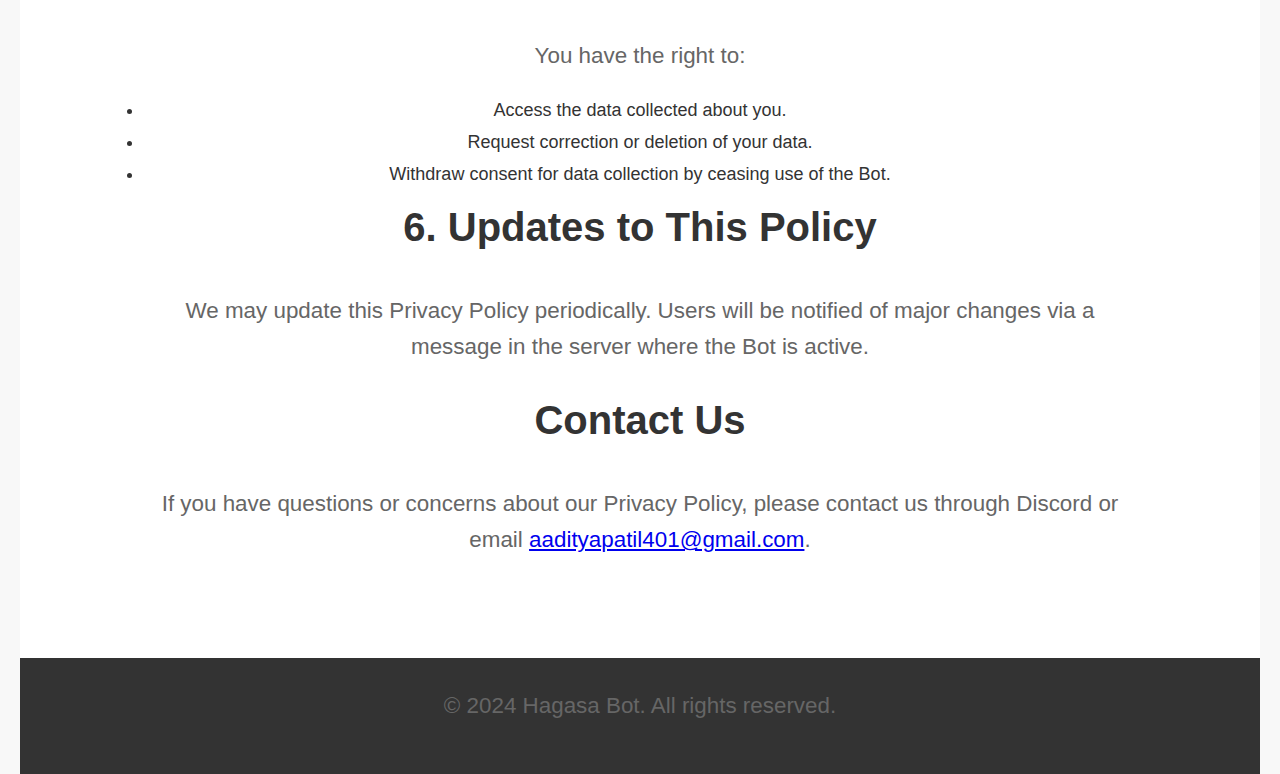
<file: Privacy-Policy.html>
<!DOCTYPE html>
<html lang="en">
<head>
    <meta charset="UTF-8">
    <meta name="viewport" content="width=device-width, initial-scale=1.0">
    <title>Privacy Policy - Hagasa Bot</title>
    <link rel="stylesheet" href="style.css">
</head>
<body>
    <script src="script.js"></script>
    <nav>
        <div class="container">
            <h1>Privacy Policy</h1>
            <ul>
                <li><a href="index.html">Home</a></li>
                <li><a href="Terms-of-Service.html">Terms of Service</a></li>
            </ul>
        </div>
    </nav>
    
    <header>
        <div class="container">
            <h2>Privacy Policy</h2>
            <p>Understand how we protect your data and maintain your trust</p>
        </div>
    </header>

    <section class="section">
        <div class="container">
            <h2>1. Information We Collect</h2>
            <p>Our Discord bot ("the Bot") collects the following types of information to provide its services:</p>
            <ul>
                <li><strong>Discord Usernames and IDs</strong>: Required for identifying users and managing membership.</li>
                <li><strong>Receipts and Membership Proof</strong>: Necessary to verify user eligibility for group access.</li>
                <li><strong>Phone Numbers</strong>: Used to add verified users to a WhatsApp group as part of a membership perk.</li>
            </ul>

            <h2>2. How We Use Your Information</h2>
            <p>We use your data solely to:</p>
            <ul>
                <li>Verify membership status based on receipt validation.</li>
                <li>Manage group access and provide additional membership perks, such as access to exclusive WhatsApp groups.</li>
                <li>Track 30-day membership periods, after which re-verification is required for continued access.</li>
            </ul>

            <h2>3. How We Protect Your Information</h2>
            <p>We take reasonable steps to secure your data, including:</p>
            <ul>
                <li>Storing verification data in a JSON file (or other secure storage method).</li>
                <li>Limiting access to data only to essential commands and functions within the bot.</li>
                <li>Ensuring no data is shared or sold to third parties.</li>
            </ul>

            <h2>4. Data Retention and Deletion</h2>
            <p>User data is retained for the duration of active membership. After 30 days without re-verification, data will be transferred to an "expired" status for record-keeping. Users may request deletion of their data by contacting the server administrator.</p>

            <h2>5. Your Rights</h2>
            <p>You have the right to:</p>
            <ul>
                <li>Access the data collected about you.</li>
                <li>Request correction or deletion of your data.</li>
                <li>Withdraw consent for data collection by ceasing use of the Bot.</li>
            </ul>

            <h2>6. Updates to This Policy</h2>
            <p>We may update this Privacy Policy periodically. Users will be notified of major changes via a message in the server where the Bot is active.</p>

            <h2>Contact Us</h2>
            <p>If you have questions or concerns about our Privacy Policy, please contact us through Discord or email <a href="mailto:aadityapatil401@gmail.com">aadityapatil401@gmail.com</a>.</p>
        </div>
    </section>

    <footer>
        <p>&copy; 2024 Hagasa Bot. All rights reserved.</p>
    </footer>
</body>
</html>
</file>
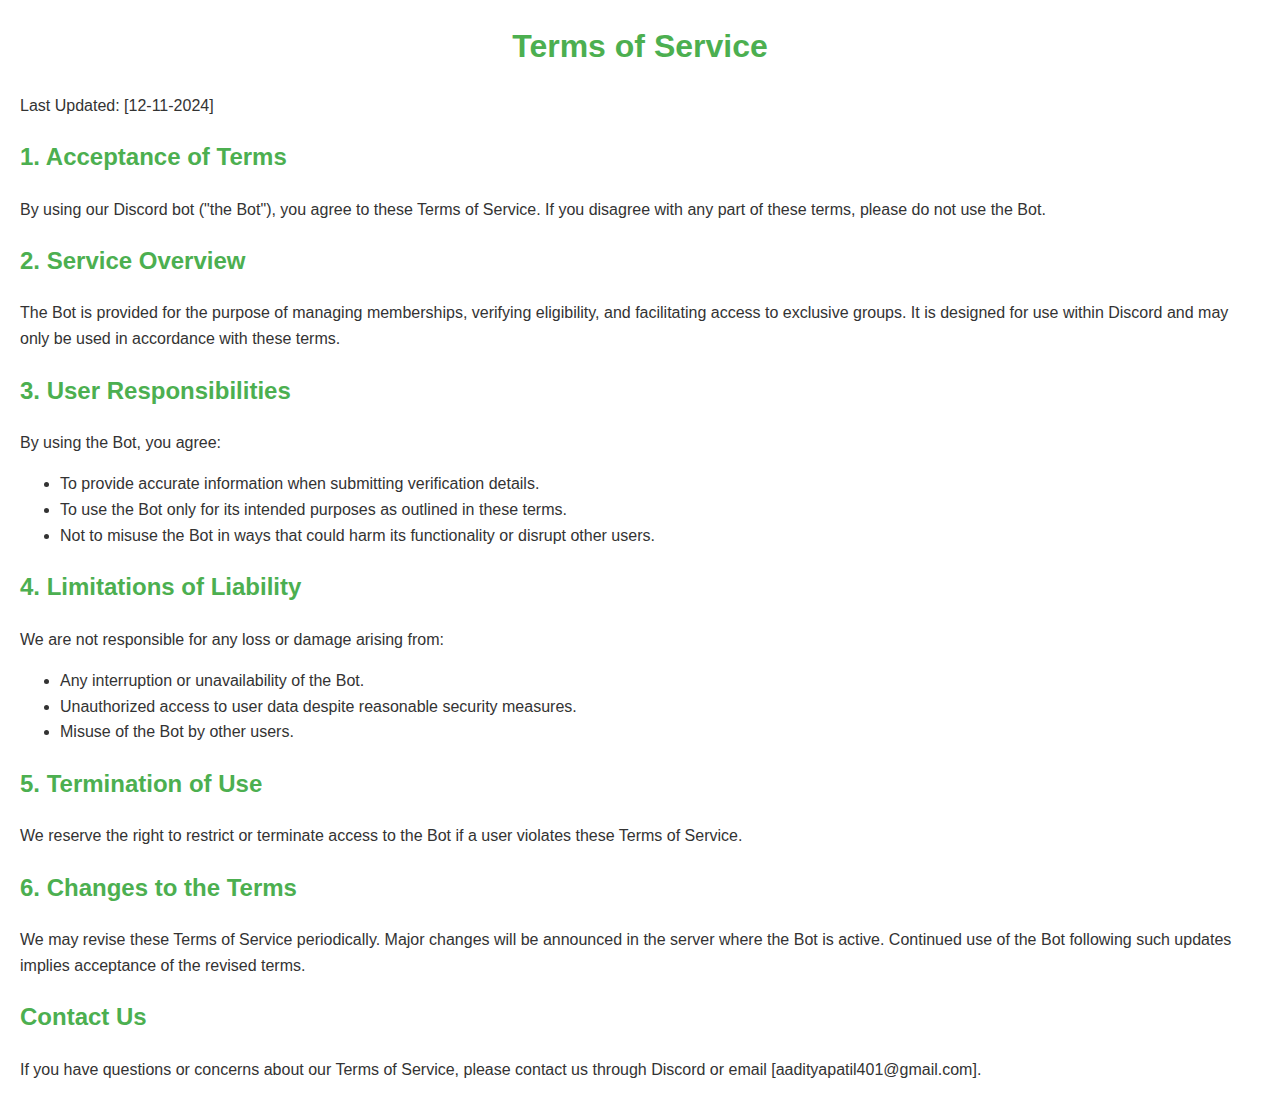
<file: Terms of Service.html>
<!DOCTYPE html>
<html lang="en">
<head>
    <meta charset="UTF-8">
    <meta name="viewport" content="width=device-width, initial-scale=1.0">
    <title>Terms of Service</title>
    <style>
        body {
            font-family: Arial, sans-serif;
            line-height: 1.6;
            margin: 20px;
            color: #333;
        }
        h1, h2 {
            color: #4CAF50;
        }
        h1 {
            text-align: center;
            margin-bottom: 20px;
        }
        h2 {
            margin-top: 20px;
        }
        p {
            margin: 10px 0;
        }
    </style>
</head>
<body>

    <h1>Terms of Service</h1>
    <p>Last Updated: [12-11-2024]</p>

    <h2>1. Acceptance of Terms</h2>
    <p>By using our Discord bot ("the Bot"), you agree to these Terms of Service. If you disagree with any part of these terms, please do not use the Bot.</p>

    <h2>2. Service Overview</h2>
    <p>The Bot is provided for the purpose of managing memberships, verifying eligibility, and facilitating access to exclusive groups. It is designed for use within Discord and may only be used in accordance with these terms.</p>

    <h2>3. User Responsibilities</h2>
    <p>By using the Bot, you agree:</p>
    <ul>
        <li>To provide accurate information when submitting verification details.</li>
        <li>To use the Bot only for its intended purposes as outlined in these terms.</li>
        <li>Not to misuse the Bot in ways that could harm its functionality or disrupt other users.</li>
    </ul>

    <h2>4. Limitations of Liability</h2>
    <p>We are not responsible for any loss or damage arising from:</p>
    <ul>
        <li>Any interruption or unavailability of the Bot.</li>
        <li>Unauthorized access to user data despite reasonable security measures.</li>
        <li>Misuse of the Bot by other users.</li>
    </ul>

    <h2>5. Termination of Use</h2>
    <p>We reserve the right to restrict or terminate access to the Bot if a user violates these Terms of Service.</p>

    <h2>6. Changes to the Terms</h2>
    <p>We may revise these Terms of Service periodically. Major changes will be announced in the server where the Bot is active. Continued use of the Bot following such updates implies acceptance of the revised terms.</p>

    <h2>Contact Us</h2>
    <p>If you have questions or concerns about our Terms of Service, please contact us through Discord or email [aadityapatil401@gmail.com].</p>

</body>
</html>
</file>
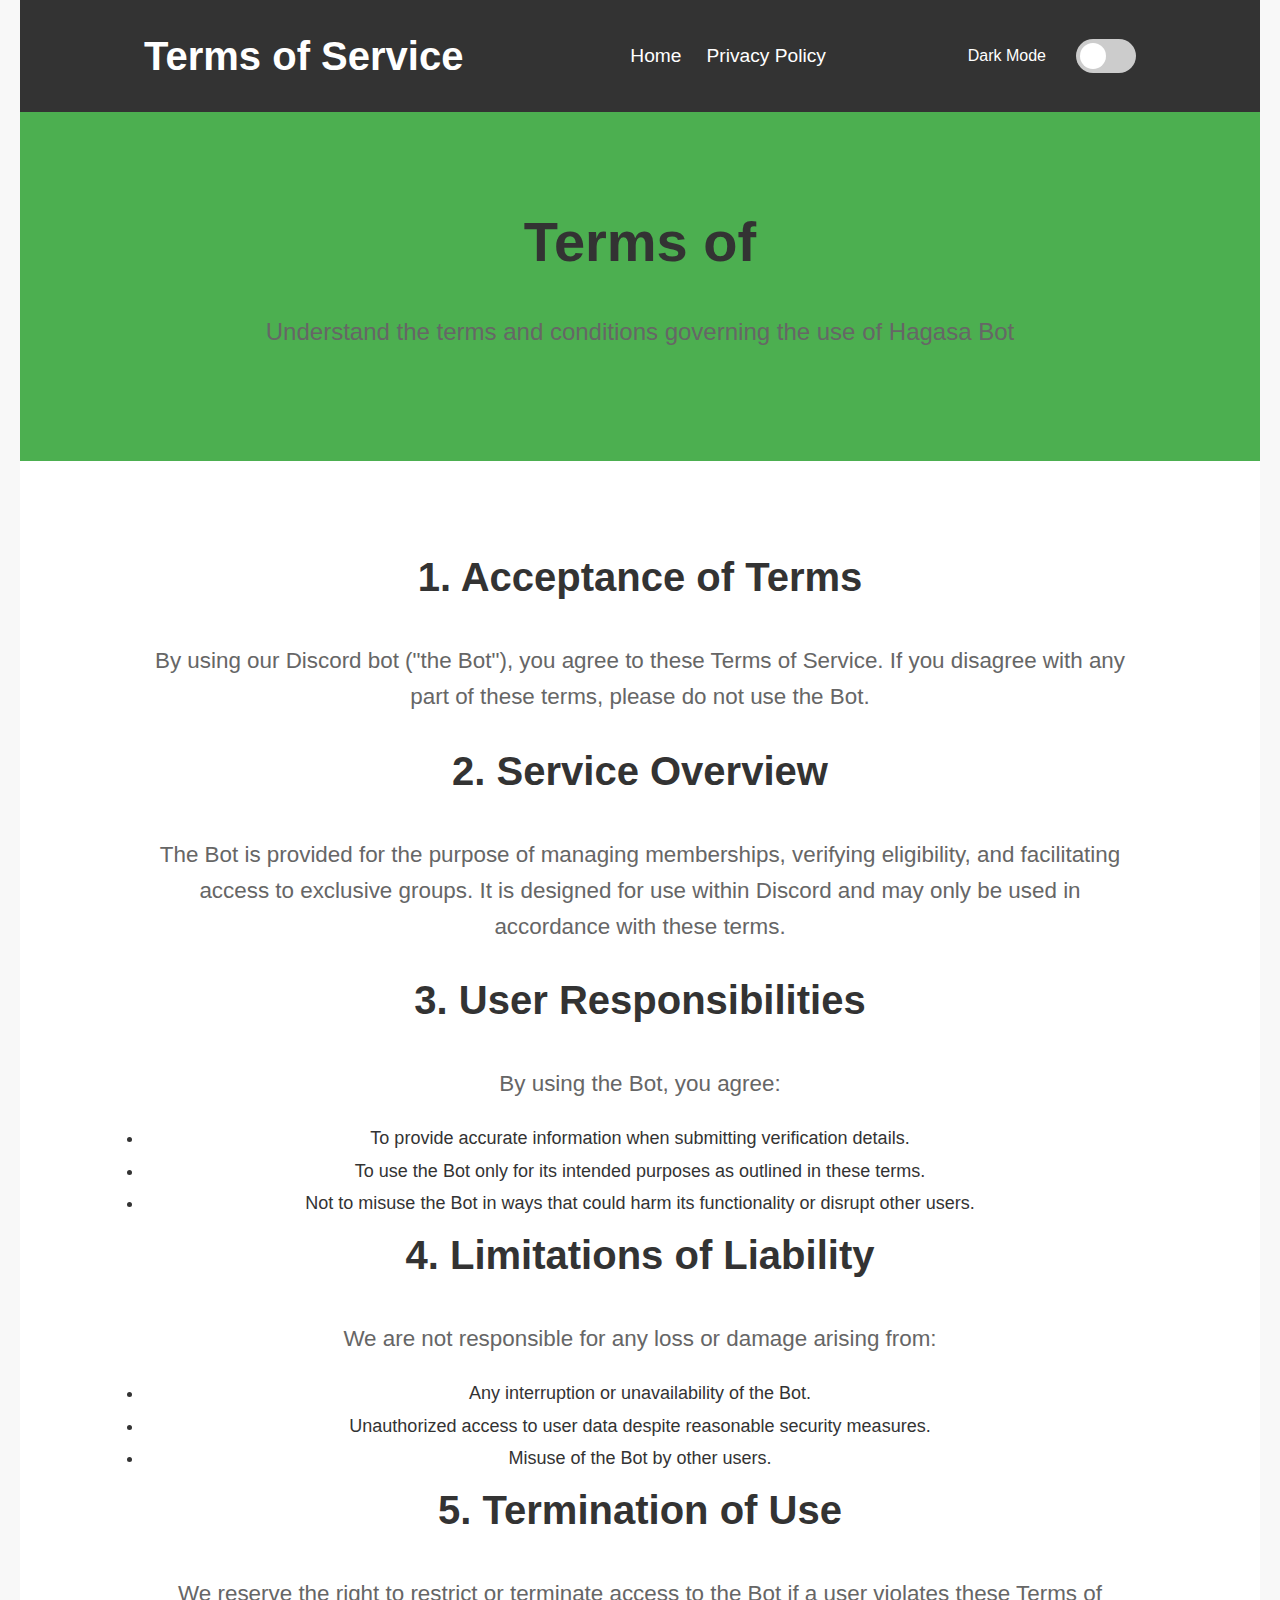
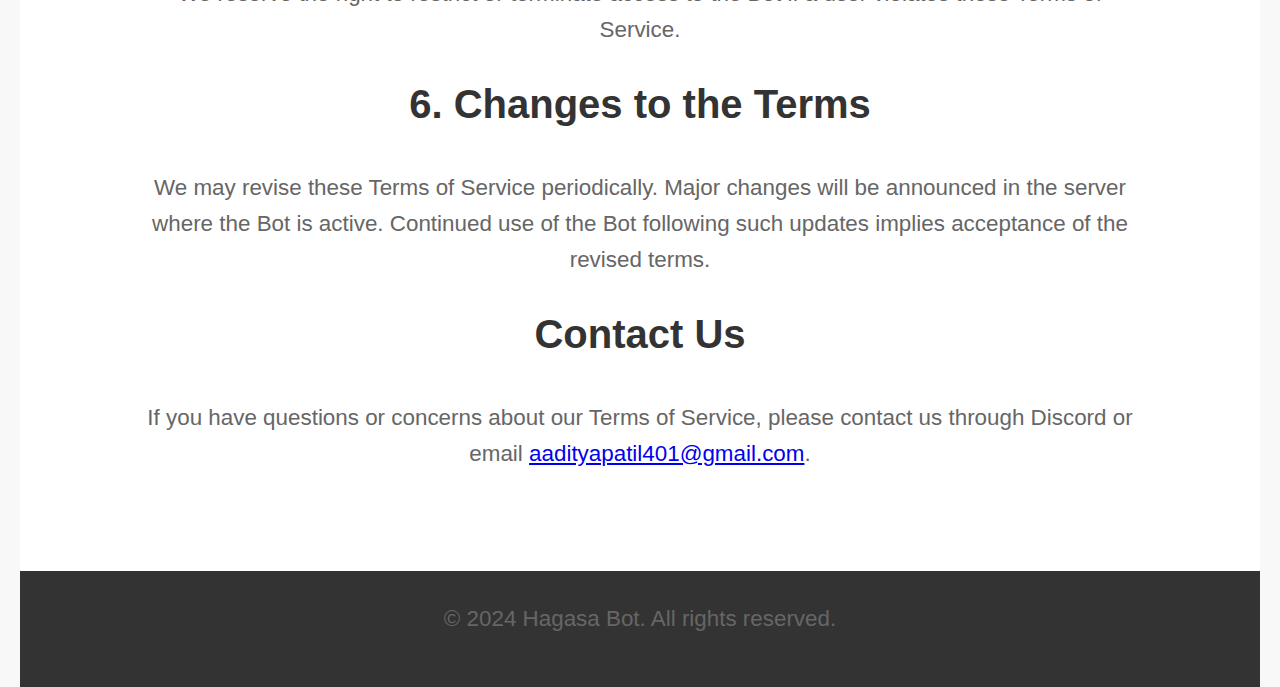
<file: Terms-of-Service.html>
<!DOCTYPE html>
<html lang="en">
<head>
    <meta charset="UTF-8">
    <meta name="viewport" content="width=device-width, initial-scale=1.0">
    <title>Terms of Service - Hagasa Bot</title>
    <link rel="stylesheet" href="style.css">
</head>
<body>
    <script src="script.js"></script>
    <nav>
        <div class="container">
            <h1>Terms of Service</h1>
            <ul>
                <li><a href="index.html">Home</a></li>
                <li><a href="Privacy-Policy.html">Privacy Policy</a></li>
            </ul>
        </div>
    </nav>
    
    <header>
        <div class="container">
            <h2>Terms of Service</h2>
            <p>Understand the terms and conditions governing the use of Hagasa Bot</p>
        </div>
    </header>

    <section class="section">
        <div class="container">
            <h2>1. Acceptance of Terms</h2>
            <p>By using our Discord bot ("the Bot"), you agree to these Terms of Service. If you disagree with any part of these terms, please do not use the Bot.</p>

            <h2>2. Service Overview</h2>
            <p>The Bot is provided for the purpose of managing memberships, verifying eligibility, and facilitating access to exclusive groups. It is designed for use within Discord and may only be used in accordance with these terms.</p>

            <h2>3. User Responsibilities</h2>
            <p>By using the Bot, you agree:</p>
            <ul>
                <li>To provide accurate information when submitting verification details.</li>
                <li>To use the Bot only for its intended purposes as outlined in these terms.</li>
                <li>Not to misuse the Bot in ways that could harm its functionality or disrupt other users.</li>
            </ul>

            <h2>4. Limitations of Liability</h2>
            <p>We are not responsible for any loss or damage arising from:</p>
            <ul>
                <li>Any interruption or unavailability of the Bot.</li>
                <li>Unauthorized access to user data despite reasonable security measures.</li>
                <li>Misuse of the Bot by other users.</li>
            </ul>

            <h2>5. Termination of Use</h2>
            <p>We reserve the right to restrict or terminate access to the Bot if a user violates these Terms of Service.</p>

            <h2>6. Changes to the Terms</h2>
            <p>We may revise these Terms of Service periodically. Major changes will be announced in the server where the Bot is active. Continued use of the Bot following such updates implies acceptance of the revised terms.</p>

            <h2>Contact Us</h2>
            <p>If you have questions or concerns about our Terms of Service, please contact us through Discord or email <a href="mailto:aadityapatil401@gmail.com">aadityapatil401@gmail.com</a>.</p>
        </div>
    </section>

    <footer>
        <p>&copy; 2024 Hagasa Bot. All rights reserved.</p>
    </footer>
</body>
</html>
</file>
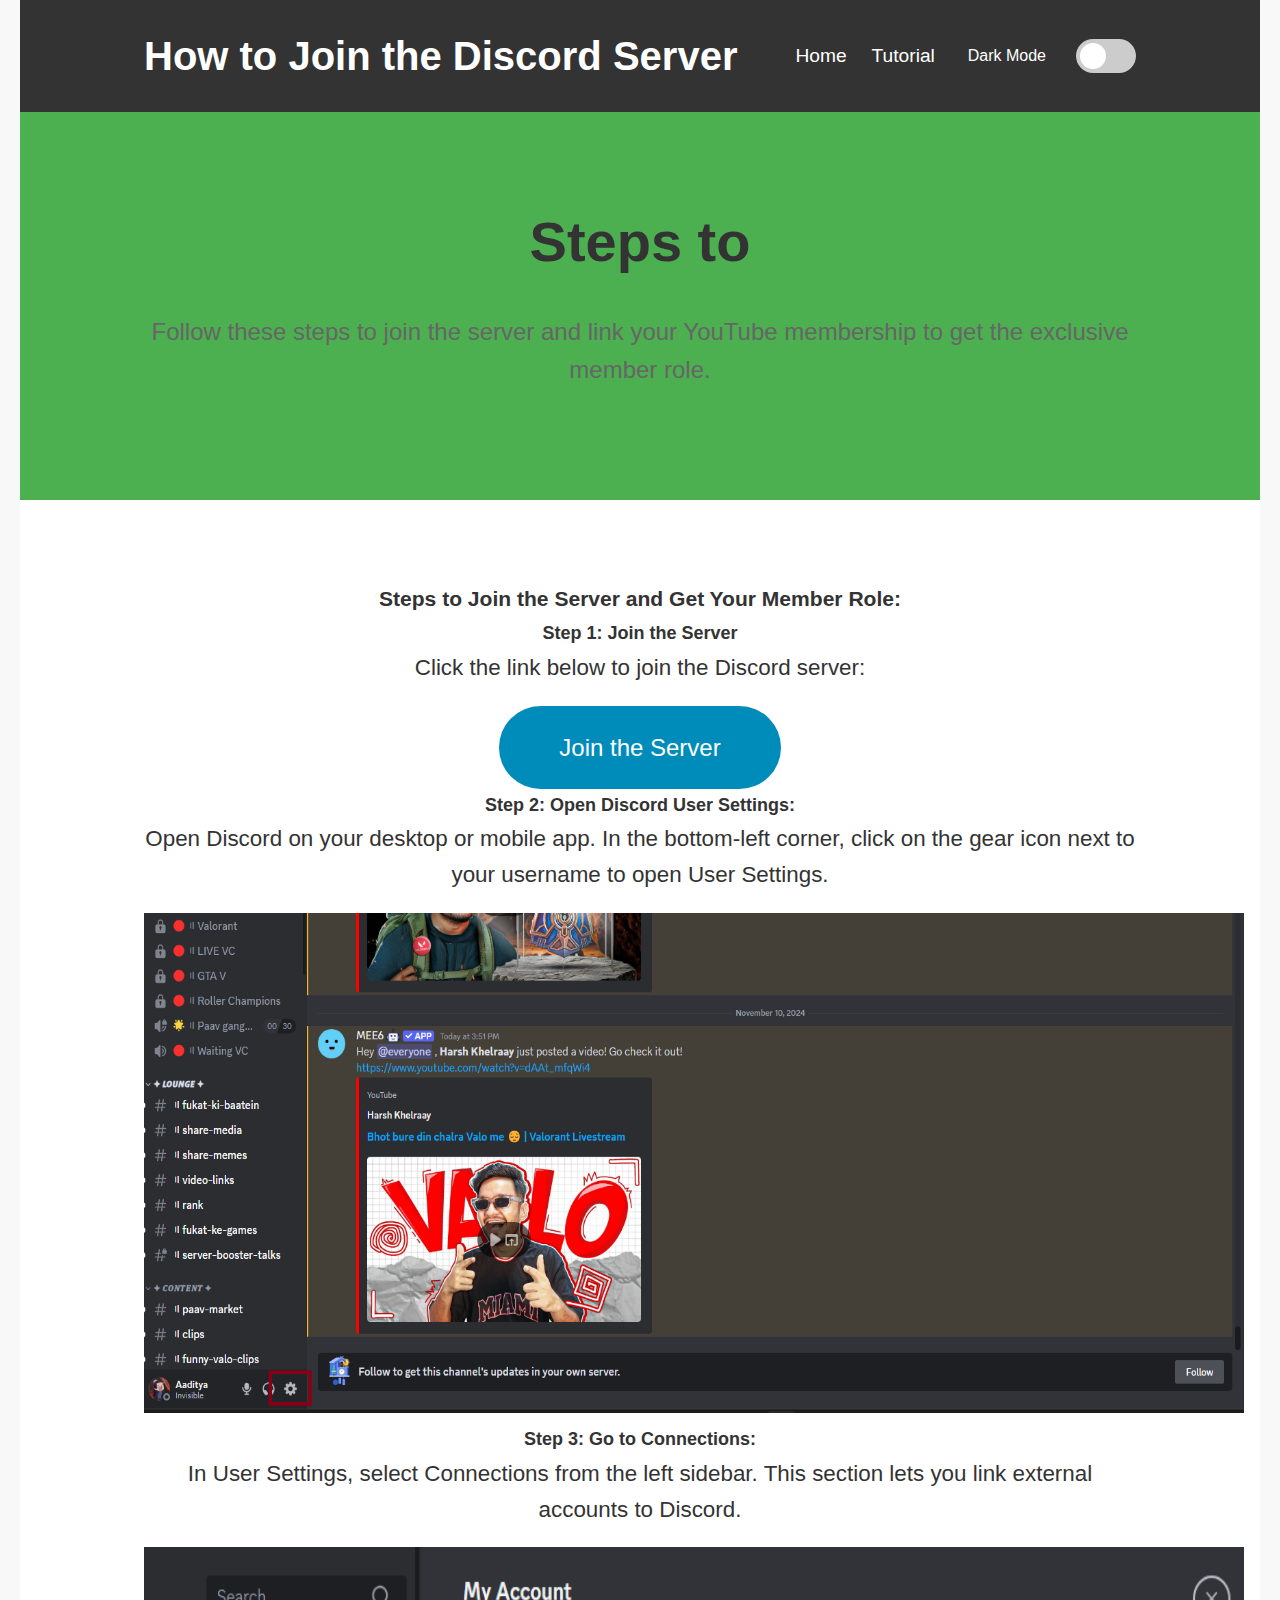
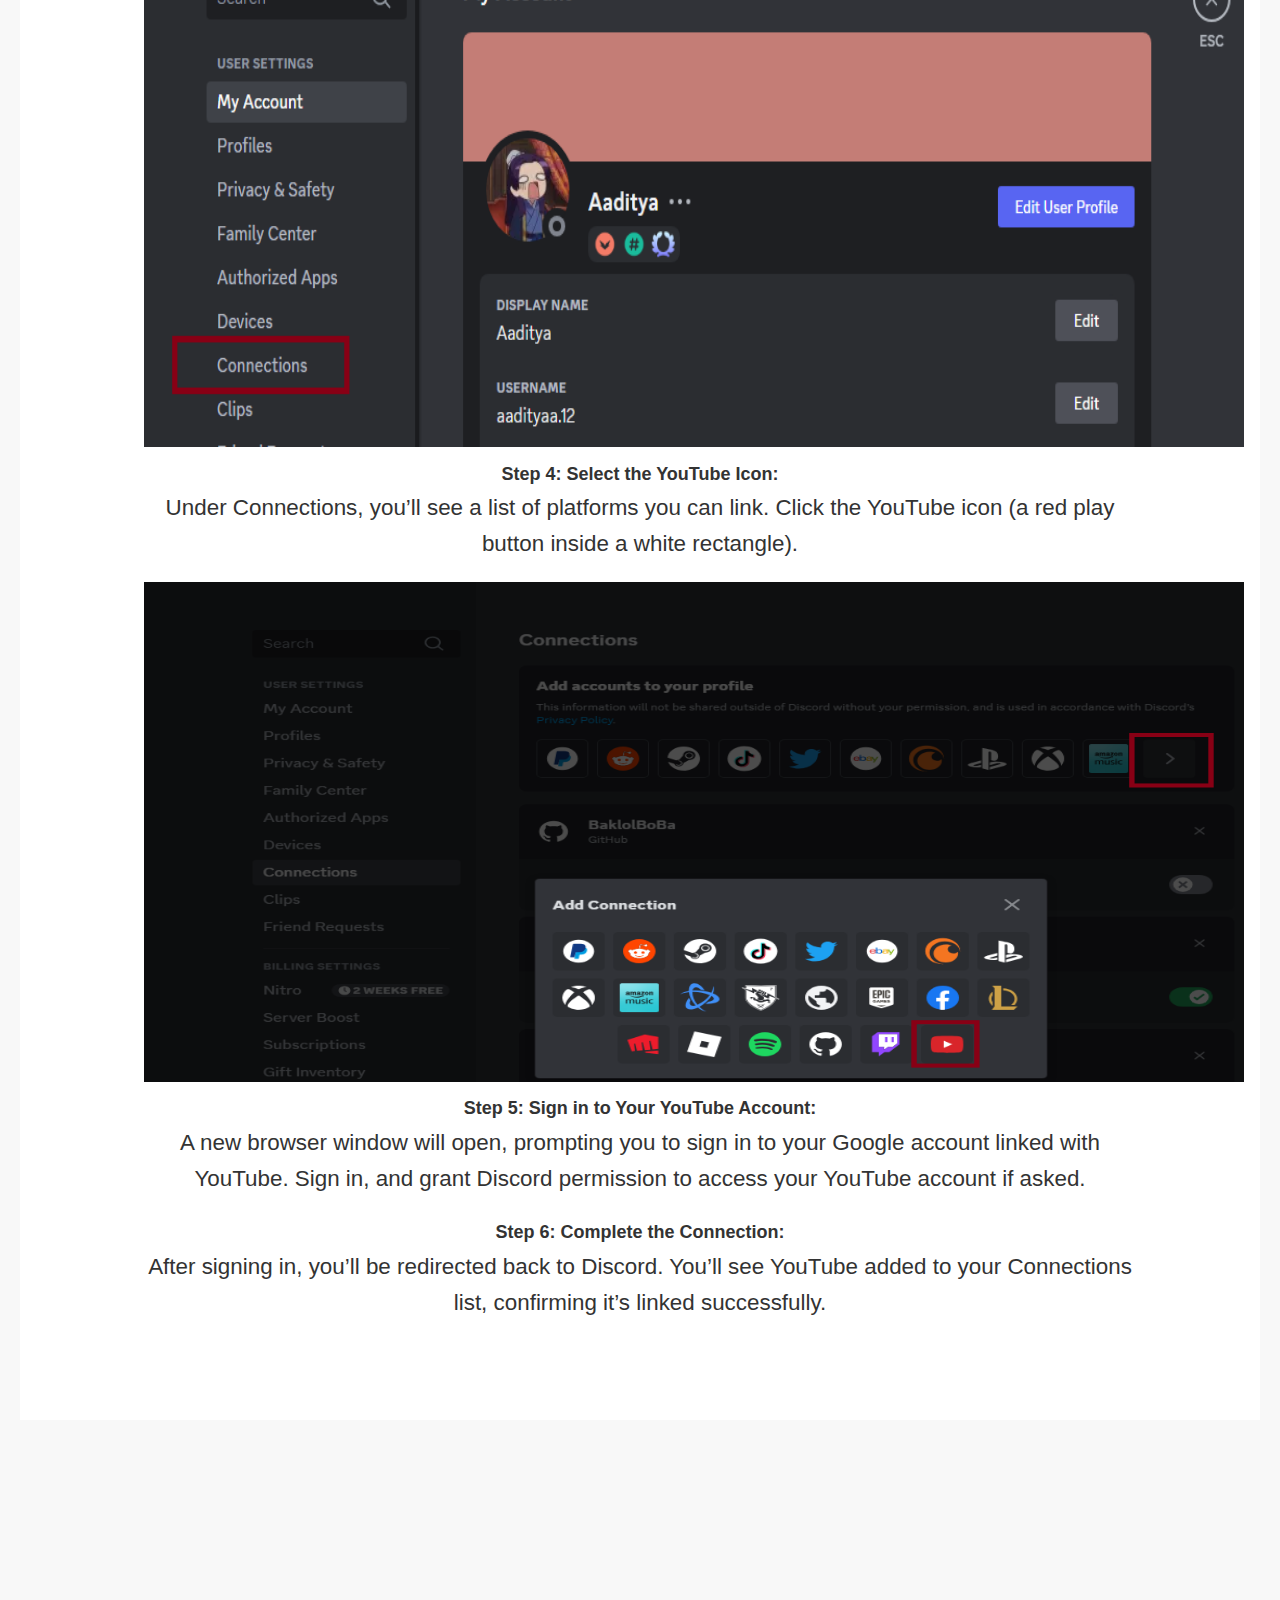
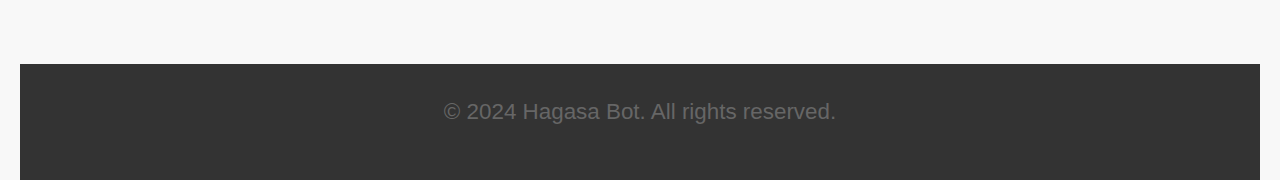
<file: tutorial-join-server.html>
<!DOCTYPE html>
<html lang="en">
<head>
    <meta charset="UTF-8">
    <meta name="viewport" content="width=device-width, initial-scale=1.0">
    <title>How to Join the Discord Server and Get Your Member Role</title>
    <link rel="stylesheet" href="style.css">
</head>
<body>
    <script src="script.js"></script>
    <nav>
        <div class="container">
            <h1>How to Join the Discord Server</h1>
            <ul>
                <li><a href="index.html">Home</a></li>
                <li><a href="#tutorial">Tutorial</a></li>
            </ul>
        </div>
    </nav>

    <header>
        <div class="container">
            <h2>Steps to Join the Discord Server and Receive Your Member Role</h2>
            <p>Follow these steps to join the server and link your YouTube membership to get the exclusive member role.</p>
        </div>
    </header>

    <section id="tutorial" class="section">
        <div class="container">
            <h3>Steps to Join the Server and Get Your Member Role:</h3>
            <div class="tutorial-steps">
                <div class="step">
                    <h4>Step 1: Join the Server</h4>
                    <p>Click the link below to join the Discord server:</p>
                    <a href="https://discord.gg/8cMDEfWa8M" class="btn-primary" target="_blank">Join the Server</a>
                </div>
                <div class="step">
                    <h4>Step 2: Open Discord User Settings:</h4>
                    <p>Open Discord on your desktop or mobile app.
                        In the bottom-left corner, click on the gear icon next to your username to open User Settings.</p>
                        <img src=".\images\step1.png" alt="step1" width="1100" height="500">
                </div>
                <div class="step">
                    <h4>Step 3: Go to Connections:</h4>
                    <p>In User Settings, select Connections from the left sidebar. This section lets you link external accounts to Discord.</p>
                    <img src=".\images\step2.png" alt="step2" width="1100" height="500">
                </div>
                <div class="step">
                    <h4>Step 4: Select the YouTube Icon:</h4>
                    <p>Under Connections, you’ll see a list of platforms you can link. Click the YouTube icon (a red play button inside a white rectangle).</p>
                    <img src=".\images\step3.png" alt="step3" width="1100" height="500">
                </div>
                <div class="step">
                    <h4>Step 5: Sign in to Your YouTube Account:</h4>
                    <p>A new browser window will open, prompting you to sign in to your Google account linked with YouTube.
                        Sign in, and grant Discord permission to access your YouTube account if asked.</p>
                </div>
                <div class="step">
                    <h4>Step 6: Complete the Connection:</h4>
                    <p>After signing in, you’ll be redirected back to Discord. You’ll see YouTube added to your Connections list, confirming it’s linked successfully.</p>
                </div>
            </div>
        </div>
    </section>

    <section class="section">
        <div class="container">
            <a href="index.html" class="btn-primary">Back to Home</a>
        </div>
    </section>

    <footer>
        <p>&copy; 2024 Hagasa Bot. All rights reserved.</p>
    </footer>
</body>
</html>
</file>
<file: style.css>
/* Global Styles */
* {
  margin: 0;
  padding: 0;
  box-sizing: border-box;
}

body {
  font-family: 'Arial', sans-serif;
  background-color: #f8f8f8;
  color: #333;
  line-height: 1.8;
  font-size: 18px;
  padding: 0 20px;
}

h1, h2, h3, h4 {
  color: #333;
}

/* Navigation Bar */
nav {
  background-color: #333;
  padding: 20px 0;
}

nav .container {
  display: flex;
  justify-content: space-between;
  align-items: center;
}

nav h1 {
  color: white;
  font-size: 2.5rem;
}

nav ul {
  list-style-type: none;
  display: flex;
}

nav ul li {
  margin-left: 25px;
}

nav a {
  color: white;
  text-decoration: none;
  font-size: 1.2rem;
}

nav a:hover {
  text-decoration: underline;
}

/* Mobile Menu Styles */
.menu-toggle-checkbox {
  display: none;
}

.menu-toggle-label {
  display: none;
  font-size: 2rem;
  color: white;
  cursor: pointer;
  position: absolute;
  top: 20px;
  right: 20px;
  z-index: 2;
}

/* Header Section */
header {
  background-color: #4CAF50;
  color: white;
  padding: 80px 0;
  text-align: center;
}

header h2 {
  font-size: 3.5rem;
  margin-bottom: 20px;
}

header p {
  font-size: 1.5rem;
  margin-bottom: 30px;
}

.btn-primary {
  background-color: #008CBA;
  color: white;
  padding: 20px 40px 25px 40px; 
  font-size: 1.3rem;
  border-radius: 10px;
  text-decoration: none;
  display: inline-block;
}

.btn-primary:hover {
  background-color: #005f7f;
}

/* Common Section Styles */
.section {
  padding: 80px 0;
  text-align: center;
  background-color: white;
}

.container {
  width: 80%;
  margin: 0 auto;
}

h2 {
  font-size: 2.5rem;
  margin-bottom: 30px;
  color: #333;
}

p {
  font-size: 1.4rem;
  line-height: 1.6;
  margin-bottom: 20px;
  color: #666;
}

/* Features Section */
.feature-grid {
  display: flex;
  justify-content: space-between;
  flex-wrap: wrap;
  gap: 30px;
  margin-top: 30px;
}

.feature {
  background-color: white;
  padding: 25px;
  border-radius: 8px;
  width: 22%;
  box-shadow: 0 0 10px rgba(0, 0, 0, 0.1);
  margin-bottom: 30px;
}

.feature h3 {
  font-size: 1.8rem;
  margin-bottom: 15px;
}

.feature p {
  font-size: 1.3rem;
}

/* Invite Section */
#invite {
  background-color: white;
}

#invite h2 {
  font-size: 2.8rem;
  margin-bottom: 30px;
}

#invite p {
  font-size: 1.4rem;
  margin-bottom: 30px;
}

/* Testimonials Section */
#testimonials {
  background-color: white;
}

.testimonial-grid {
  display: flex;
  justify-content: center;
  flex-wrap: wrap;
  gap: 30px;
  margin-top: 30px;
}

.testimonial {
  background-color: white;
  padding: 25px;
  border-radius: 8px;
  width: 45%;
  box-shadow: 0 0 10px rgba(0, 0, 0, 0.1);
  margin-bottom: 30px;
}

.testimonial p {
  font-size: 1.4rem;
  margin-bottom: 15px;
}

.testimonial h4 {
  font-size: 1.3rem;
  font-style: italic;
}

/* Contact Section */
#contact {
  background-color: white;
}

.contact-options {
  display: flex;
  justify-content: center;
  gap: 20px;
  align-items: center;
  margin-top: 30px;
}

.contact-options a {
  background-color: #008CBA;
  color: white;
  padding: 20px 40px;
  font-size: 1.4rem;
  border-radius: 5px;
  text-decoration: none;
}

.contact-options a:hover {
  background-color: #005f7f;
}

/* Tutorial Section */
#tutorial {
  background-color: white;
}

#tutorial h2, #tutorial p, #tutorial a {
  color: #333;
}

#tutorial .btn-primary {
  background-color: #008CBA;
  color: white;
}

/* Footer */
footer {
  background-color: #333;
  color: white;
  text-align: center;
  padding: 30px 0;
  font-size: 1.3rem;
}

/* Mobile Adjustments */
@media (max-width: 768px) {
  .menu-toggle-label {
    display: block;
  }

  nav ul {
    display: flex;
    flex-direction: column;
    position: fixed;
    top: 0;
    right: -100%;
    width: 75%;
    height: 100%;
    background-color: #333;
    padding-top: 60px;
    text-align: center;
    transition: right 0.3s ease;
    z-index: 1;
  }

  #menu:target {
    right: 0;
  }

  nav ul li {
    margin: 15px 0;
  }

  nav ul li a {
    font-size: 1.2rem;
    color: white;
    text-decoration: none;
  }

  .feature-grid, .testimonial-grid, .contact-options {
    flex-direction: column;
    align-items: center;
    gap: 20px;
  }

  .feature, .testimonial {
    width: 90%;
    margin-bottom: 20px;
  }

  h1, h2, h3, h4 {
    font-size: 1.4rem;
  }

  p {
    font-size: 1rem;
  }

  .btn-primary, .btn-secondary {
    font-size: 1rem;
    padding: 18px 20px;
  }

  .container {
    width: 90%;
    margin: 0 auto;
  }

  footer {
    padding: 20px 0;
    font-size: 1rem;
  }
}

.section {
  opacity: 0;
  transform: translateY(20px);
  transition: all 0.5s ease-in-out;
}

.section.visible {
  opacity: 1;
  transform: translateY(0);
}

/* Dark Mode Styles */
/* Add these specific dark mode styles for each section */
.dark-mode {
  background-color: #121212;
  color: white;
}

.dark-mode h1, .dark-mode h2, .dark-mode h3, .dark-mode h4 {
  color: #e0e0e0;
}

.dark-mode p, .dark-mode a {
  color: #e0e0e0;
}

.dark-mode .btn-primary {
  background-color: #1976d2;
}

.dark-mode nav {
  background-color: #121212;
}

.dark-mode nav a {
  color: #e0e0e0;
}

.dark-mode header {
  background-color: #212121;
}

.dark-mode .section {
  background-color: #121212;
  color: white;
}

.dark-mode .section h2,
.dark-mode .section p,
.dark-mode .section a {
  color: white !important;
}

/* Specific styles for the tutorial section */
.dark-mode #tutorial {
  background-color: #121212;
}

.dark-mode #tutorial h2,
.dark-mode #tutorial h4,
.dark-mode #tutorial p {
  color: white;
}

.dark-mode #tutorial .btn-primary {
  background-color: #1976d2;
  color: white;
}

/* Styles for step elements in the tutorial */
.dark-mode .step {
  background-color: #1c1c1c;
  border: 1px solid #333;
  padding: 25px;
  margin-bottom: 20px;
}

.dark-mode .step h4,
.dark-mode .step p {
  color: white;
}

.dark-mode img {
  filter: brightness(0.9);
}

/* Apply dark mode to all sections */
.dark-mode .section {
  background-color: #121212;
  color: white;
}

.dark-mode .section h2,
.dark-mode .section p,
.dark-mode .section a {
  color: white !important;
}

.dark-mode .section .btn-primary {
  background-color: #1976d2;
  color: white;
}

/* Dark Mode Toggle Styles */
.dark-mode-toggle {
  position: relative;
  display: inline-block;
  width: 60px;
  height: 34px;
  margin-left: 20px;
}

.dark-mode-toggle input {
  opacity: 0;
  width: 0;
  height: 0;
}

.slider {
  position: absolute;
  cursor: pointer;
  top: 0;
  left: 0;
  right: 0;
  bottom: 0;
  background-color: #ccc;
  transition: .4s;
}

.slider:before {
  position: absolute;
  content: "";
  height: 26px;
  width: 26px;
  left: 4px;
  bottom: 4px;
  background-color: white;
  transition: .4s;
}

input:checked + .slider {
  background-color: #66bb6a;
}

input:checked + .slider:before {
  transform: translateX(26px);
}

.slider.round {
  border-radius: 34px;
}

.slider.round:before {
  border-radius: 50%;
}

/* Navigation Bar Adjustments for Dark Mode Toggle */
nav .dark-mode-container {
  display: flex;
  align-items: center;
}

nav .dark-mode-label {
  margin-right: 10px;
  color: white;
  font-size: 1rem;
}

/* Specific dark mode styles for each section */
.dark-mode #invite {
  background-color: #121212;
  color: white;
}

.dark-mode #invite h2, .dark-mode #invite p, .dark-mode #invite .btn-primary {
  color: white;
}

.dark-mode #invite .btn-primary {
  background-color: #1976d2;
}

.dark-mode #testimonials {
  background-color: #121212;
  color: white;
}

.dark-mode #testimonials h2, .dark-mode #testimonials p, .dark-mode #testimonials h4 {
  color: white;
}

.dark-mode #contact {
  background-color: #121212;
  color: white;
}

.dark-mode #contact h2, .dark-mode #contact p, .dark-mode #contact .btn-primary {
  color: white;
}

.dark-mode #contact .btn-primary {
  background-color: #1976d2;
}

/* Add these specific dark mode styles for other sections */
.dark-mode #features {
  background-color: #121212;
}

.dark-mode #features h2,
.dark-mode #features p,
.dark-mode #features .btn-primary {
  color: white;
}

.dark-mode #features .btn-primary {
  background-color: #1976d2;
}

.dark-mode #Tutorial {
  background-color: #121212;
  color: white;
}

.dark-mode #Tutorial h2,
.dark-mode #Tutorial p,
.dark-mode #Tutorial a {
  color: white;
}

.dark-mode #Tutorial .btn-primary {
  background-color: #1976d2;
  color: white;
}

.dark-mode #how-to-use,
.dark-mode #mod {
  background-color: #121212;
  color: white;
}

.dark-mode #how-to-use h2,
.dark-mode #how-to-use p,
.dark-mode #mod h2,
.dark-mode #mod p {
  color: white;
}

.dark-mode #how-to-use .btn-primary,
.dark-mode #mod .btn-primary {
  background-color: #1976d2;
  color: white;
}

.dark-mode #tutorial-join-server {
  background-color: #121212;
  color: white;
}

.dark-mode #tutorial-join-server h2,
.dark-mode #tutorial-join-server p {
  color: white;
}
/* Add these specific dark mode styles for testimonials and features sections */
.dark-mode .testimonial {
  background-color: #1c1c1c;
  border: 1px solid #333;
  color: white;
}

.dark-mode .testimonial p,
.dark-mode .testimonial h4 {
  color: white;
}

.dark-mode .feature {
  background-color: #1c1c1c;
  border: 1px solid #333;
  color: white;
}

.dark-mode .feature h3,
.dark-mode .feature p {
  color: white;
}
/* Hero Section Enhancements */
#hero {
  background: linear-gradient(135deg, #4CAF50 0%, #212121 100%);
  padding: 100px 0;
  text-align: center;
}

#hero h1 {
  font-size: 3.5rem;
  margin-bottom: 20px;
  color: white;
  text-shadow: 2px 2px 4px rgba(0, 0, 0, 0.3);
}

#hero p {
  font-size: 1.8rem;
  max-width: 700px;
  margin: 0 auto 30px;
  color: white;
}

/* Button Enhancements */
.btn-primary {
  font-size: 1.5rem;
  padding: 20px 60px;
  border-radius: 50px;
  transition: all 0.3s ease;
  display: inline-block;
}

.btn-primary:hover {
  transform: translateY(-5px);
  box-shadow: 0 10px 20px rgba(0, 0, 0, 0.2);
}

/* Feature Section Enhancements */
.feature-grid {
  gap: 40px;
}

.feature {
  background: linear-gradient(135deg, #ffffff 0%, #f8f8f8 100%);
  border-radius: 20px;
  padding: 40px;
  transition: transform 0.3s ease;
}

.feature:hover {
  transform: translateY(-10px);
}

.feature h3 {
  color: #333;
  margin-bottom: 20px;
}

/* Testimonial Section Enhancements */
.testimonial {
  background: linear-gradient(135deg, #ffffff 0%, #f8f8f8 100%);
  border-radius: 20px;
  padding: 40px;
  box-shadow: 0 10px 30px rgba(0, 0, 0, 0.1);
}

.testimonial p {
  font-style: italic;
  margin-bottom: 20px;
}

.testimonial h4 {
  color: #008CBA;
}

/* Contact Section Enhancements */
.contact-options {
  gap: 30px;
}

.contact-options a {
  font-size: 1.5rem;
  padding: 20px 60px;
  border-radius: 50px;
}

/* Add subtle animations */
@keyframes fadeIn {
  from {
    opacity: 0;
    transform: translateY(20px);
  }
  to {
    opacity: 1;
    transform: translateY(0);
  }
}

.section {
  animation: fadeIn 1s ease;
}

/* Dark Mode Adjustments */
.dark-mode #hero {
  background: linear-gradient(135deg, #212121 0%, #121212 100%);
}

.dark-mode #hero h1 {
  text-shadow: 2px 2px 4px rgba(0, 0, 0, 0.5);
}

.dark-mode .feature,
.dark-mode .testimonial {
  background: linear-gradient(135deg, #1c1c1c 0%, #212121 100%);
  border: 1px solid #333;
}

.dark-mode .feature h3,
.dark-mode .testimonial h4 {
  color: #66bb6a;
}
/* Enhanced Background for Homepage */
#hero {
  background: linear-gradient(135deg, #4CAF50 0%, #212121 100%);
  padding: 100px 0;
  text-align: center;
  position: relative;
  overflow: hidden;
}

#hero::before {
  content: "";
  position: absolute;
  top: 0;
  left: 0;
  width: 100%;
  height: 100%;
  background: radial-gradient(circle, transparent 20%, rgba(0,0,0,0.1) 80%);
  z-index: -1;
}

#hero h1 {
  font-size: 3.5rem;
  margin-bottom: 20px;
  color: white;
  text-shadow: 2px 2px 4px rgba(0, 0, 0, 0.3);
}

#hero p {
  font-size: 1.8rem;
  max-width: 700px;
  margin: 0 auto 30px;
  color: white;
}

/* Feature Section Enhancements */
.feature-grid {
  gap: 40px;
}

.feature {
  background: linear-gradient(135deg, #ffffff 0%, #f8f8f8 100%);
  border-radius: 20px;
  padding: 40px;
  transition: transform 0.3s ease;
  box-shadow: 0 10px 30px rgba(0, 0, 0, 0.1);
}

.feature:hover {
  transform: translateY(-10px);
}

/* Dark Mode Adjustments */
.dark-mode #hero {
  background: linear-gradient(135deg, #212121 0%, #121212 100%);
}

.dark-mode #hero::before {
  background: radial-gradient(circle, transparent 20%, rgba(255,255,255,0.1) 80%);
}

.dark-mode .feature {
  background: linear-gradient(135deg, #1c1c1c 0%, #212121 100%);
  border: 1px solid #333;
}

.dark-mode .feature:hover {
  box-shadow: 0 15px 30px rgba(0, 0, 0, 0.3);
} 
.feedback-form {
  max-width: 600px;
  margin: 0 auto;
  display: flex;
  flex-direction: column;
  gap: 15px;
}

.feedback-form input,
.feedback-form textarea {
  padding: 15px;
  border: 1px solid #ddd;
  border-radius: 5px;
  font-size: 1rem;
}

.feedback-form textarea {
  min-height: 150px;
  resize: vertical;
}
</file>
